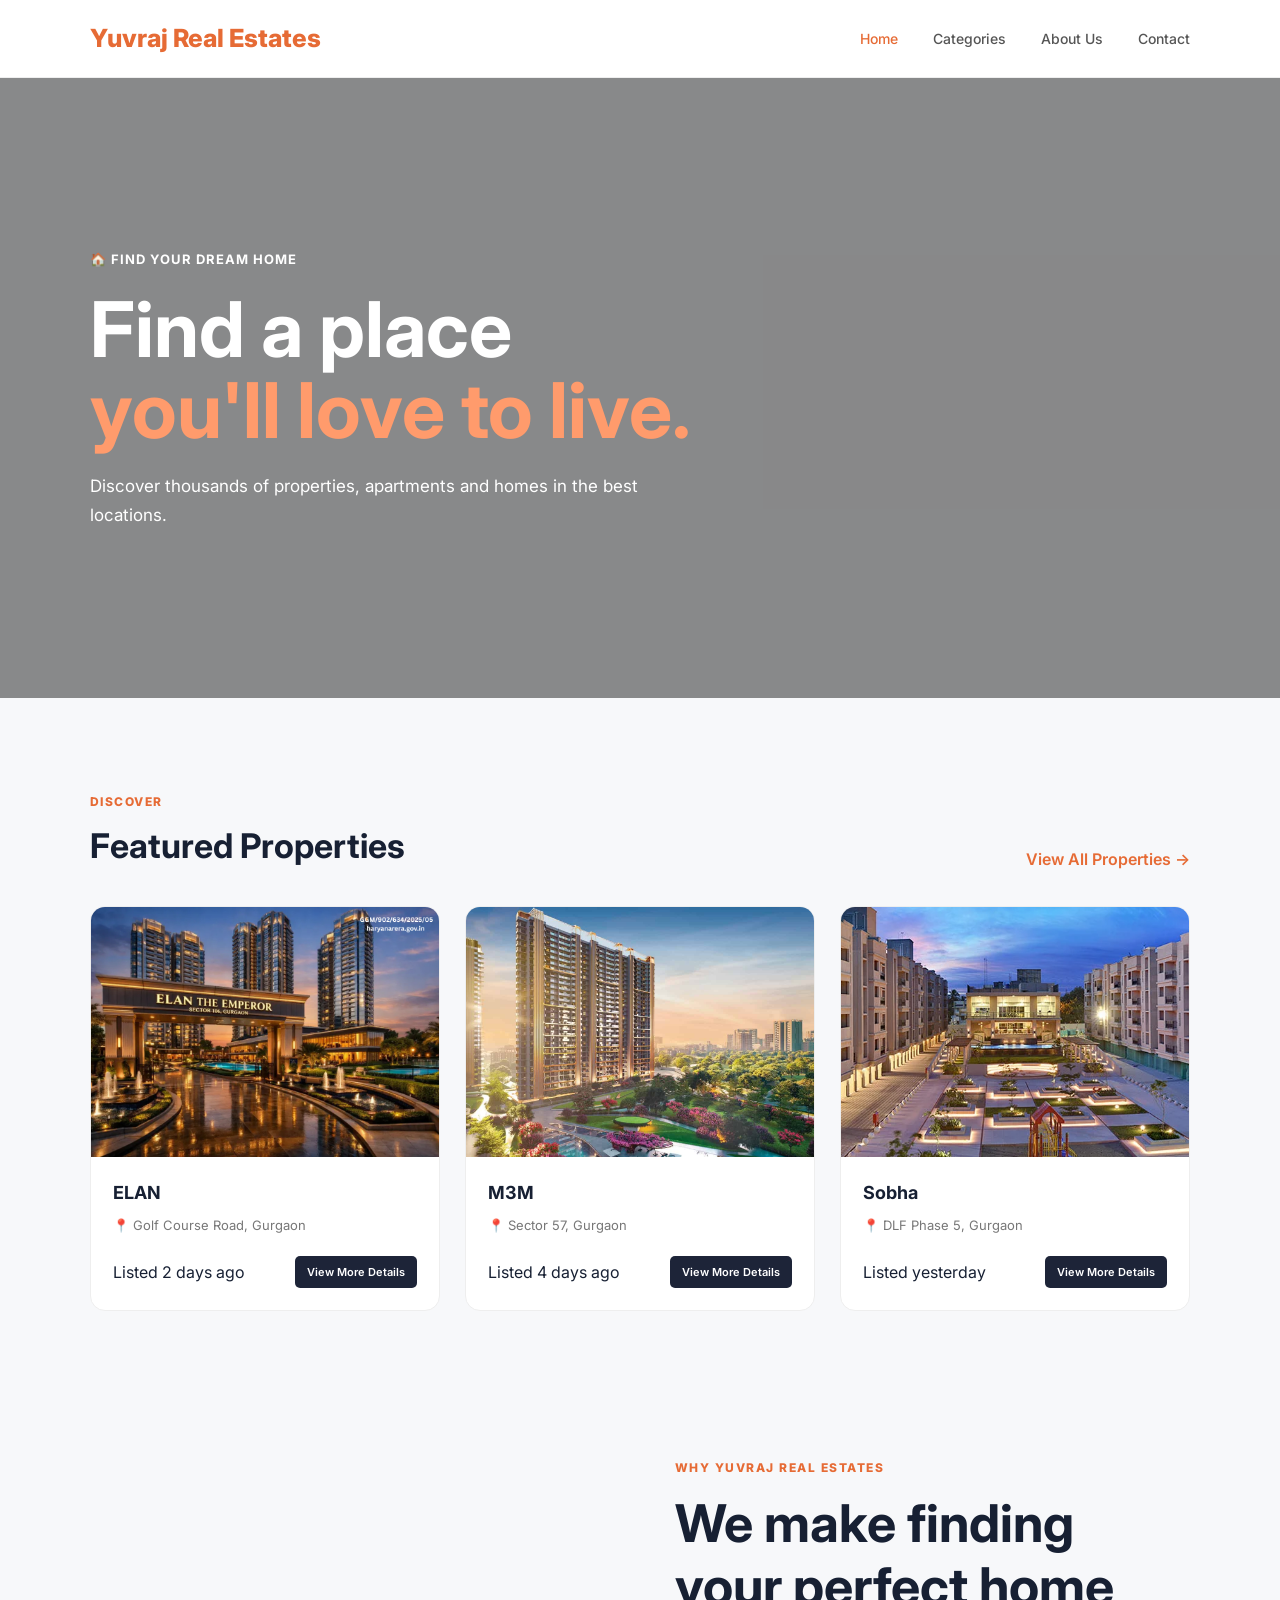
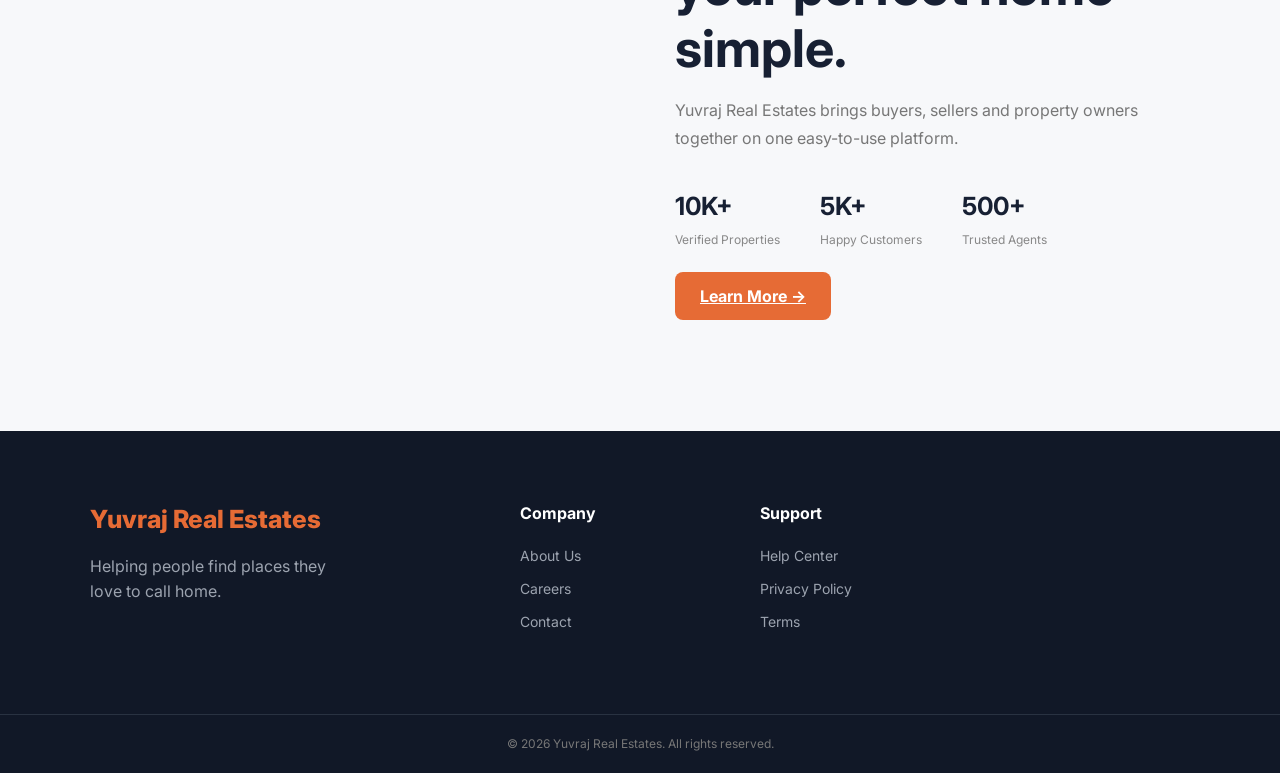
<file: index.html>
<!DOCTYPE html>
<html lang="en">

<head>
    <meta charset="UTF-8">
    <meta name="viewport" content="width=device-width, initial-scale=1.0">
    <title>Yuvraj Real Estates - Find Your Dream Home</title>
    <link rel="stylesheet" href="style.css">
    <!-- Google Font -->
    <link rel="preconnect" href="https://fonts.googleapis.com">
    <link rel="preconnect" href="https://fonts.gstatic.com" crossorigin>
    <link href="https://fonts.googleapis.com/css2?family=Inter:wght@400;500;600;700;800&display=swap" rel="stylesheet">
</head>

<body>
    <!-- ==================================== NAVBAR ============================================== -->
    <header class="navbar">
        <div class="logo"> <span>Yuvraj Real Estates</span> </div>
        <nav class="nav-links">

            <a href="index.html" class="active"> Home </a>
            <a href="categories.html"> Categories </a>
            <a href="about.html"> About Us </a>
            <a href="contact.html"> Contact </a>

        </nav>

    </header>



    <!-- =====================================================
     HERO SECTION
===================================================== -->

    <section class="hero">

        <div class="hero-overlay"></div>


        <div class="hero-content">

            <span class="hero-tag">
                🏠 FIND YOUR DREAM HOME
            </span>


            <h1>

                Find a place<br>

                <span>
                    you'll love to live.
                </span>

            </h1>


            <p>
                Discover thousands of properties, apartments and homes
                in the best locations.
            </p>
</div>
    </section>

    <!-- ================================== FEATURED PROPERTIES ====================================== -->

    <section class="properties" id="properties">
        <div class="section-heading">
            <div>
                <span class="small-title"> DISCOVER </span>
                <h2> Featured Properties  </h2>
            </div>
            <a href="categories.html"> View All Properties → </a>
        </div>

<!-- =================================== PROPERTY GRID========================================== -->
        <div class="property-grid">
<!-- =================================== PROPERTY CARD 1 ========================================== -->
        <!-- PROPERTY CARD 1 -->
<div class="property-card">
    <div class="property-image image-one"></div>

    <div class="property-info">
        <h3>ELAN</h3>
        <p class="location">📍 Golf Course Road, Gurgaon</p>

        <div class="card-footer">
            <span>Listed 2 days ago</span>
            <a href="elan.html" class="view-details">
                View More Details
            </a>
        </div>
    </div>
</div>


<!-- PROPERTY CARD 2 -->
<div class="property-card">
    <div class="property-image image-two"></div>

    <div class="property-info">
        <h3>M3M</h3>
        <p class="location">📍 Sector 57, Gurgaon</p>

        <div class="card-footer">
            <span>Listed 4 days ago</span>
            <a href="m3m.html" class="view-details">
                View More Details
            </a>
        </div>
    </div>
</div>


<!-- PROPERTY CARD 3 -->
<div class="property-card">
    <div class="property-image image-three"></div>

    <div class="property-info">
        <h3>Sobha</h3>
        <p class="location">📍 DLF Phase 5, Gurgaon</p>

        <div class="card-footer">
            <span>Listed yesterday</span>
            <a href="shobha.html" class="view-details">
                View More Details
            </a>
        </div>
    </div>
</div>
    </section>

    <!-- =====================================================
     ABOUT SECTION
===================================================== -->

    <section class="about" id="about">


        <div class="about-image"></div>



        <div class="about-content">


            <span class="small-title">
                WHY YUVRAJ REAL ESTATES
            </span>


            <h2>
                We make finding your
                perfect home simple.
            </h2>


            <p>
                Yuvraj Real Estates brings buyers, sellers and property
                owners together on one easy-to-use platform.
            </p>



            <div class="about-points">


                <div>

                    <strong>
                        10K+
                    </strong>

                    <span>
                        Verified Properties
                    </span>

                </div>



                <div>

                    <strong>
                        5K+
                    </strong>

                    <span>
                        Happy Customers
                    </span>

                </div>



                <div>

                    <strong>
                        500+
                    </strong>

                    <span>
                        Trusted Agents
                    </span>

                </div>


            </div>



            <a href="about.html" class="primary-btn">
                Learn More →
            </a>


        </div>


    </section>




    <!-- =====================================================
     FOOTER
===================================================== -->

    <footer>


        <div class="footer-main">


            <!-- BRAND -->

            <div class="footer-brand">


                <div class="logo">

                    <span>
                        Yuvraj Real Estates
                    </span>

                </div>


                <p>

                    Helping people find places they love
                    to call home.

                </p>


            </div>



            <!-- COMPANY -->

            <div>

                <h4>
                    Company
                </h4>

                <a href="about.html">
                    About Us
                </a>

                <a href="#">
                    Careers
                </a>

                <a href="contact.html">
                    Contact
                </a>

            </div>

            <!-- SUPPORT -->

            <div>

                <h4>
                    Support
                </h4>

                <a href="#">
                    Help Center
                </a>

                <a href="#">
                    Privacy Policy
                </a>

                <a href="#">
                    Terms
                </a>

            </div>


        </div>



        <!-- COPYRIGHT -->

        <div class="footer-bottom">

            © 2026 Yuvraj Real Estates.
            All rights reserved.

        </div>


    </footer>


</body>

</html>
</file>
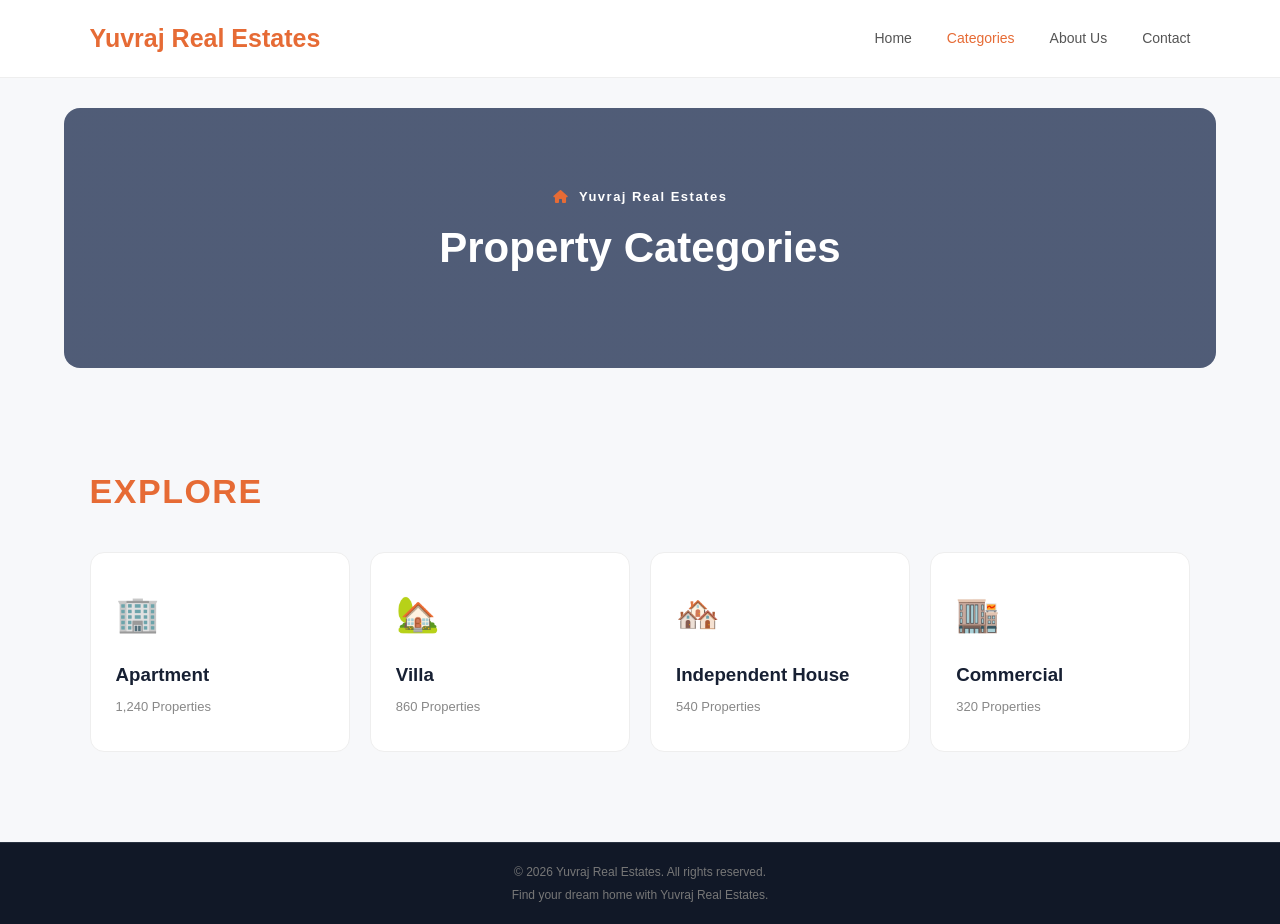
<file: categories.html>
<!DOCTYPE html>
<html lang="en">

<head>
    <meta charset="UTF-8">
    <meta name="viewport" content="width=device-width, initial-scale=1.0">
    <title>Categories - Yuvraj Real Estates</title>
    <link rel="stylesheet" href="style.css">
    <link href="https://fonts.googleapis.com/css2?family=Poppins:wght@400;500;600;700&display=swap" rel="stylesheet">
    <link rel="stylesheet" href="https://cdnjs.cloudflare.com/ajax/libs/font-awesome/6.5.2/css/all.min.css">
</head>

<body>
    <header class="navbar">
           <div class="logo"> <span>Yuvraj Real Estates</span> </div>


        <nav class="nav-links">
            <a href="index.html">Home</a>
            <a href="categories.html" class="active">Categories</a>
            <a href="about.html">About Us</a>
            <a href="contact.html">Contact</a>
        </nav>

    </header>
        <section class="page-hero">
        <div>
            <p> <i class="fa-solid fa-house"></i> Yuvraj Real Estates </p>
            <h1> Property Categories</h1>
        </div>
    </section>
<!-- =====================================================
     PROPERTY CATEGORIES
===================================================== -->

<section class="categories" id="categories">
    <div class="section-heading">
        <div>
            <span class="small-title">
                <h2>EXPLORE</h2>
            </span>
        </div>
    </div>



    <div class="category-grid">


        <!-- APARTMENT -->

        <div class="category-card">

            <div class="category-icon">
                🏢
            </div>

            <h3>
                Apartment
            </h3>

            <p>
                1,240 Properties
            </p>

        </div>



        <!-- VILLA -->

        <div class="category-card">

            <div class="category-icon">
                🏡
            </div>

            <h3>
                Villa
            </h3>

            <p>
                860 Properties
            </p>

        </div>



        <!-- INDEPENDENT HOUSE -->

        <div class="category-card">

            <div class="category-icon">
                🏘️
            </div>

            <h3>
                Independent House
            </h3>

            <p>
                540 Properties
            </p>

        </div>



        <!-- COMMERCIAL -->

        <div class="category-card">

            <div class="category-icon">
                🏬
            </div>

            <h3>
                Commercial
            </h3>

            <p>
                320 Properties
            </p>

        </div>


    </div>

</section>

    <footer>
        <div class="footer-bottom">
            © 2026 Yuvraj Real Estates. All rights reserved.
            <p> Find your dream home with Yuvraj Real Estates. </p>
        </div>

    </footer>
</body>

</html>
</file>
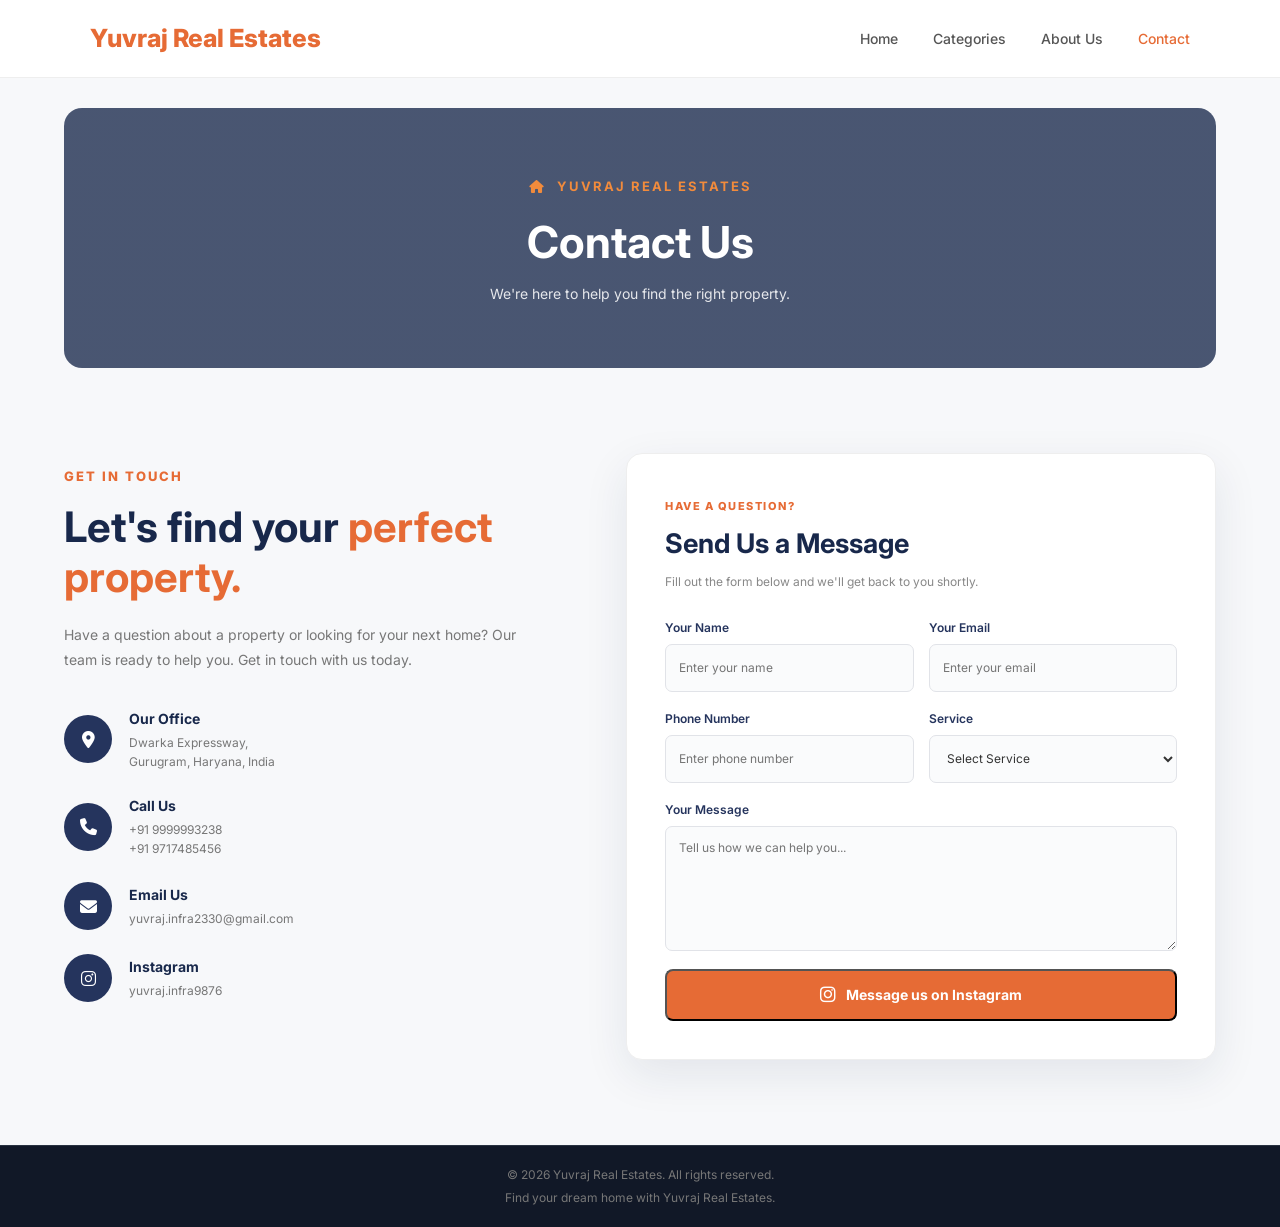
<file: contact.html>
<!DOCTYPE html>
<html lang="en">

<head>
    <meta charset="UTF-8">
    <meta name="viewport" content="width=device-width, initial-scale=1.0">

    <title>Contact Us - Yuvraj Real Estates</title>

    <link rel="stylesheet" href="style.css">

    <link href="https://fonts.googleapis.com/css2?family=Inter:wght@400;500;600;700;800&display=swap" rel="stylesheet">

    <link rel="stylesheet" href="https://cdnjs.cloudflare.com/ajax/libs/font-awesome/6.5.2/css/all.min.css">
</head>

<body>

    <!-- ================= NAVBAR ================= -->

    <header class="navbar">

        <div class="logo">
            <span>Yuvraj Real Estates</span>
        </div>

        <nav class="nav-links">
            <a href="index.html">Home</a>
            <a href="categories.html">Categories</a>
            <a href="about.html">About Us</a>
            <a href="contact.html" class="active">Contact</a>
        </nav>

    </header>


    <!-- ================= HERO ================= -->

    <section class="contact-hero">

        <div class="contact-hero-content">

            <span>
                <i class="fa-solid fa-house"></i>
                YUVRAJ REAL ESTATES
            </span>

            <h1>Contact Us</h1>

            <p>
                We're here to help you find the right property.
            </p>

        </div>

    </section>


    <!-- ================= CONTACT SECTION ================= -->

    <section class="new-contact-section">

        <!-- LEFT -->

        <div class="new-contact-info">

            <span class="contact-label">
                GET IN TOUCH
            </span>

            <h2>
                Let's find your
                <span>perfect property.</span>
            </h2>

            <p class="contact-intro">
                Have a question about a property or looking for
                your next home? Our team is ready to help you.
                Get in touch with us today.
            </p>


            <!-- OFFICE -->

            <div class="new-contact-item">

                <div class="new-contact-icon">
                    <i class="fa-solid fa-location-dot"></i>
                </div>

                <div>
                    <h4>Our Office</h4>
                    <p>
                        Dwarka Expressway,<br>
                        Gurugram, Haryana, India
                    </p>
                </div>

            </div>


            <!-- PHONE -->

            <div class="new-contact-item">

                <div class="new-contact-icon">
                    <i class="fa-solid fa-phone"></i>
                </div>

                <div>
                    <h4>Call Us</h4>
                    <p>
                        +91 9999993238<br>
                        +91 9717485456
                    </p>
                </div>

            </div>


            <!-- EMAIL -->

            <div class="new-contact-item">

                <div class="new-contact-icon">
                    <i class="fa-solid fa-envelope"></i>
                </div>

                <div>
                    <h4>Email Us</h4>
                    <p>
                        yuvraj.infra2330@gmail.com
                    </p>
                </div>

            </div>


            <!-- INSTAGRAM -->

            <div class="new-contact-item">

                <div class="new-contact-icon">
                    <i class="fa-brands fa-instagram"></i>
                </div>

                <div>
                    <h4>Instagram</h4>
                    <p>
                        yuvraj.infra9876
                    </p>
                </div>

            </div>

        </div>


        <!-- RIGHT FORM -->

        <div class="new-contact-form">

            <div class="form-heading">

                <span>
                    HAVE A QUESTION?
                </span>

                <h3>
                    Send Us a Message
                </h3>

                <p>
                    Fill out the form below and we'll get back
                    to you shortly.
                </p>

            </div>


<form id="contactForm">

    <div class="form-row">

        <div class="form-group">
            <label>Your Name</label>
            <input type="text" id="name" placeholder="Enter your name" required>
        </div>

        <div class="form-group">
            <label>Your Email</label>
            <input type="email" id="email" placeholder="Enter your email" required>
        </div>

    </div>


    <div class="form-row">

        <div class="form-group">
            <label>Phone Number</label>
            <input type="tel" id="phone" placeholder="Enter phone number">
        </div>

        <div class="form-group">

            <label>Service</label>

            <select id="service" required>

                <option value="">Select Service</option>

                <option value="Buy Property">
                    Buy Property
                </option>

                <option value="Sell Property">
                    Sell Property
                </option>

                <option value="Rent Property">
                    Rent Property
                </option>

                <option value="Property Consultation">
                    Property Consultation
                </option>

            </select>

        </div>

    </div>


    <div class="form-group">

        <label>Your Message</label>

        <textarea
            id="message"
            placeholder="Tell us how we can help you..."
            rows="6"
            required
        ></textarea>

    </div>


    <button type="submit" class="instagram-btn">

        <i class="fa-brands fa-instagram"></i>

        Message us on Instagram

    </button>

</form>


<script>

document.getElementById("contactForm").addEventListener("submit", function(event) {

    event.preventDefault();

    // Get form values
    const name = document.getElementById("name").value.trim();
    const email = document.getElementById("email").value.trim();
    const phone = document.getElementById("phone").value.trim();
    const service = document.getElementById("service").value;
    const message = document.getElementById("message").value.trim();


    // Create Instagram DM message
    const dmMessage =
`Hello Yuvraj Real Estates,

I would like to enquire about a property.

Name: ${name}
Email: ${email}
Phone: ${phone}
Service: ${service}

Message:
${message}

Thank you.`;


    // Encode message for URL
    const encodedMessage = encodeURIComponent(dmMessage);


    // Open Instagram DM
    const instagramURL =
        `https://ig.me/m/yuvraj.infra9876?text=${encodedMessage}`;


    window.open(instagramURL, "_blank");

});

</script>

        </div>

    </section>


    <!-- ================= FOOTER ================= -->

    <footer>

        <div class="footer-bottom">

            © 2026 Yuvraj Real Estates.
            All rights reserved.

            <p>
                Find your dream home with Yuvraj Real Estates.
            </p>

        </div>

    </footer>

</body>

</html>
</file>
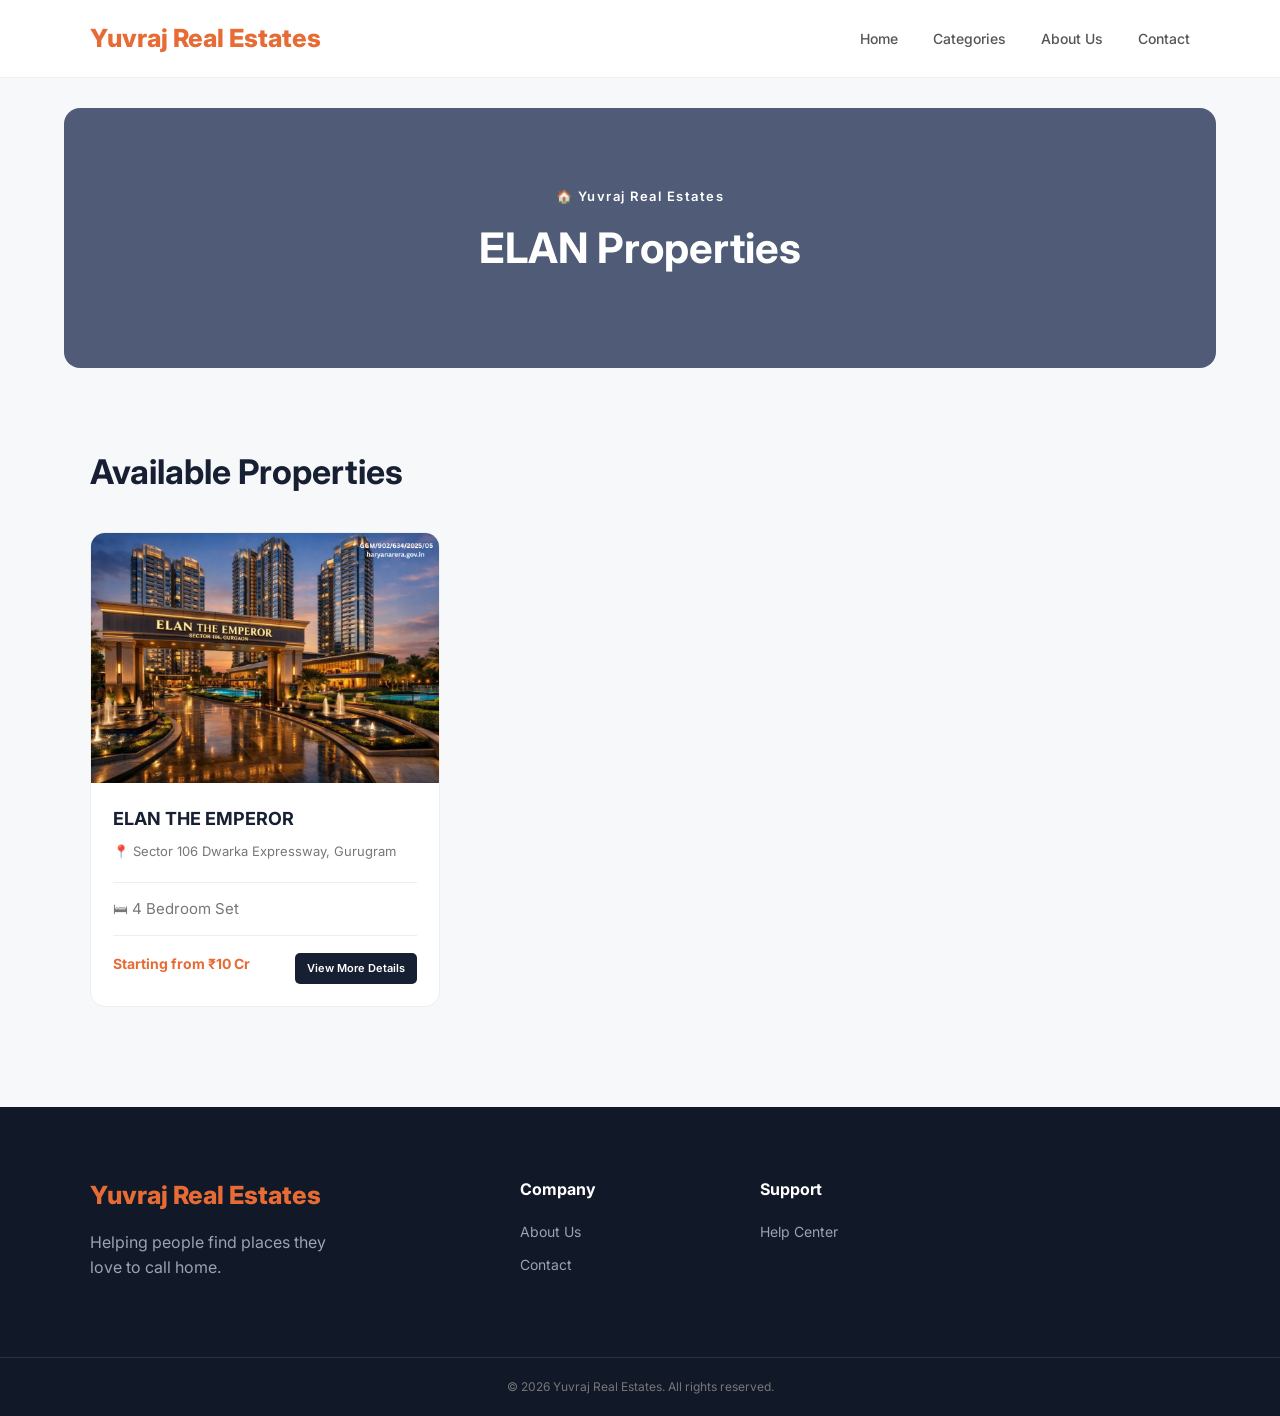
<file: elan.html>
<!DOCTYPE html>
<html lang="en">

<head>
    <meta charset="UTF-8">
    <meta name="viewport" content="width=device-width, initial-scale=1.0">
    <title>ELAN Properties - Yuvraj Real Estates</title>
    <link rel="stylesheet" href="style.css">
    <link href="https://fonts.googleapis.com/css2?family=Inter:wght@400;500;600;700;800&display=swap" rel="stylesheet">
</head>

<body>

    <header class="navbar">
        <div class="logo">
            <span>Yuvraj Real Estates</span>
        </div>

        <nav class="nav-links">
            <a href="index.html">Home</a>
            <a href="categories.html">Categories</a>
            <a href="about.html">About Us</a>
            <a href="contact.html">Contact</a>
        </nav>
    </header>

    <section class="page-hero">
        <div>
            <p>🏠 Yuvraj Real Estates</p>
            <h1>ELAN Properties</h1>
        </div>
    </section>

    <section class="elan-properties">
        <div class="section-heading">
            <div>
                <h2>Available Properties</h2>
            </div>
        </div>

        <div class="property-grid">

            <div class="property-card">
                <div class="property-image elan-one"></div>
                <div class="property-info">
                    <h3>ELAN THE EMPEROR</h3>
                    <p class="location">📍 Sector 106 Dwarka Expressway, Gurugram</p>
                    <div class="property-details">
                        <span>🛏 4 Bedroom Set</span>
                    </div>
                    <div class="card-footer">
                        <span class="property-price">Starting from ₹10 Cr</span>
                        <a href="images/elan1.jpeg" target="_blank" class="pdf-btn">
                            View More Details
                        </a>
                </div>
                </div>
            </div>
        </div>
    </section>

    <footer>
        <div class="footer-main">
            <div class="footer-brand">
                <div class="logo">
                    <span>Yuvraj Real Estates</span>
                </div>
                <p>Helping people find places they love to call home.</p>
            </div>

            <div>
                <h4>Company</h4>
                <a href="about.html">About Us</a>
                <a href="contact.html">Contact</a>
            </div>

            <div>
                <h4>Support</h4>
                <a href="contact.html">Help Center</a>
            </div>
        </div>

        <div class="footer-bottom">
            © 2026 Yuvraj Real Estates. All rights reserved.
        </div>
    </footer>

</body>

</html>
</file>
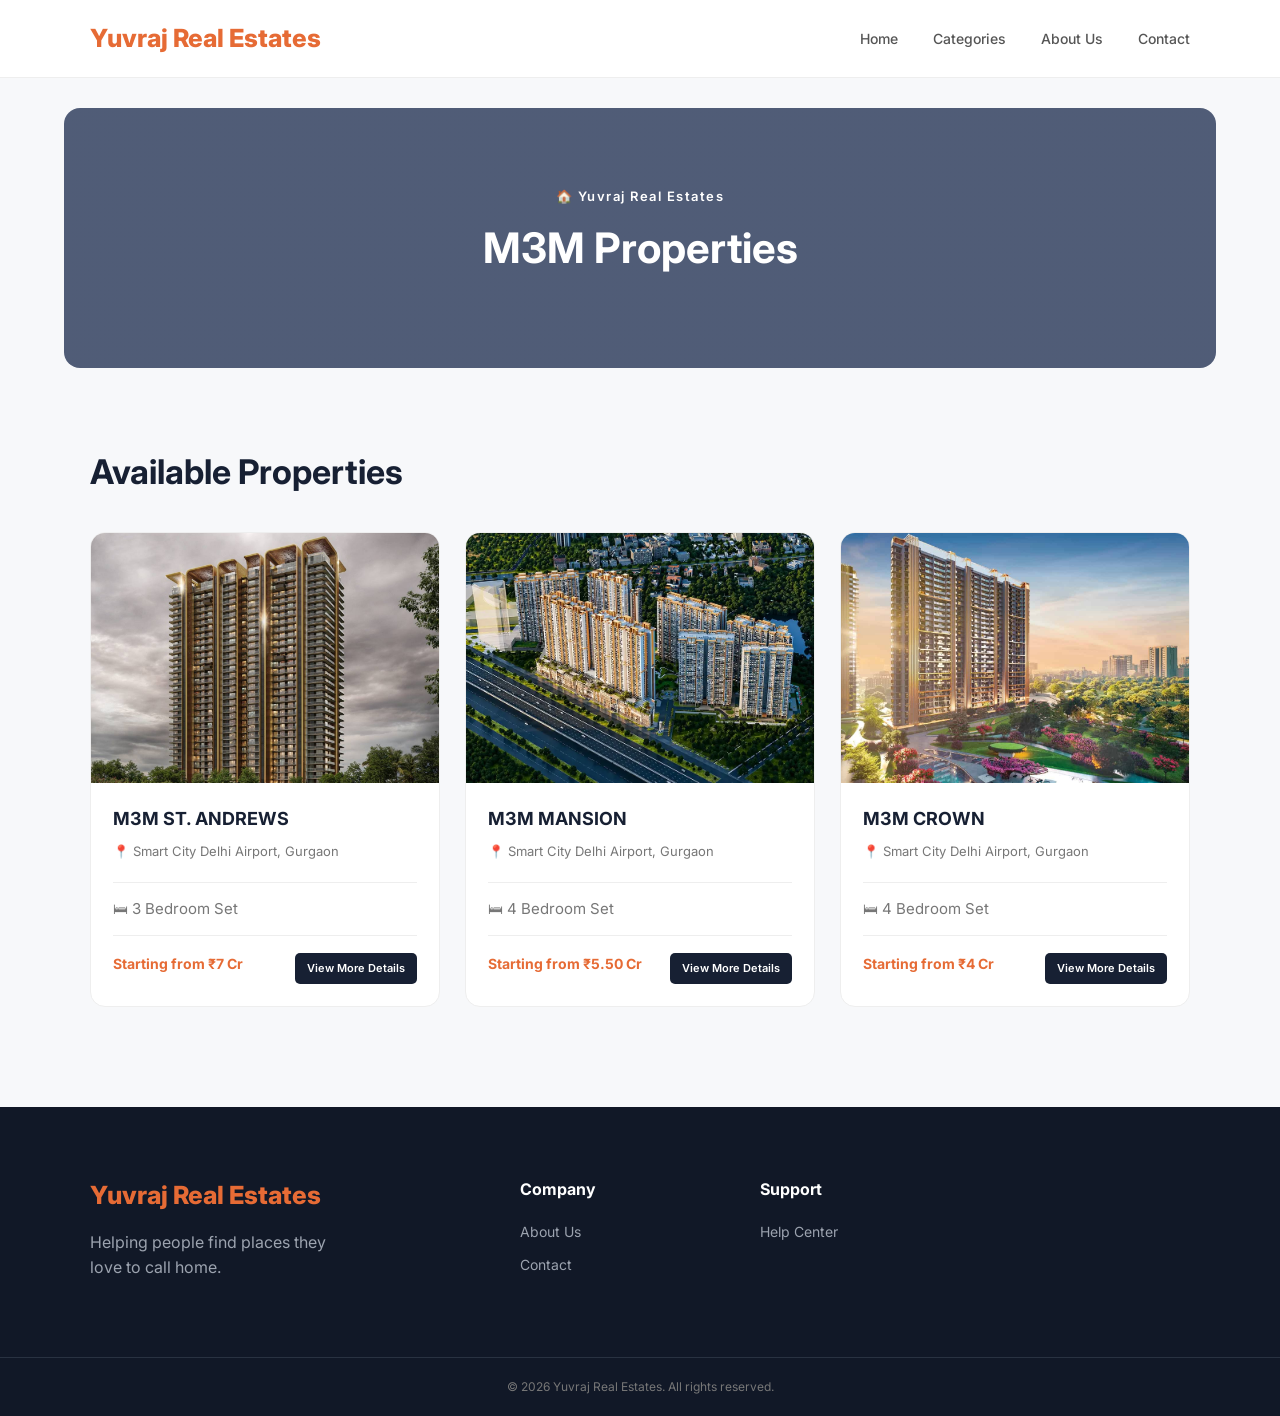
<file: m3m.html>
<!DOCTYPE html>
<html lang="en">

<head>
    <meta charset="UTF-8">
    <meta name="viewport" content="width=device-width, initial-scale=1.0">
    <title>M3M Properties - Yuvraj Real Estates</title>
    <link rel="stylesheet" href="style.css">
    <link href="https://fonts.googleapis.com/css2?family=Inter:wght@400;500;600;700;800&display=swap" rel="stylesheet">
</head>

<body>

    <header class="navbar">
        <div class="logo">
            <span>Yuvraj Real Estates</span>
        </div>

        <nav class="nav-links">
            <a href="index.html">Home</a>
            <a href="categories.html">Categories</a>
            <a href="about.html">About Us</a>
            <a href="contact.html">Contact</a>
        </nav>
    </header>

    <section class="page-hero">
        <div>
            <p>🏠 Yuvraj Real Estates</p>
            <h1>M3M Properties</h1>
        </div>
    </section>

    <section class="m3m-properties">
        <div class="section-heading">
            <div>
                <h2>Available Properties</h2>
            </div>
        </div>

        <div class="property-grid">

            <div class="property-card">
                <div class="property-image m3m-one"></div>
                <div class="property-info">
                    <h3>M3M ST. ANDREWS</h3>
                    <p class="location">📍 Smart City Delhi Airport, Gurgaon</p>
                    <div class="property-details">
                        <span>🛏 3 Bedroom Set</span>
                    </div>
                    <div class="card-footer">
                        <span class="property-price">Starting from ₹7 Cr</span>
                        <a href="pdf/m3m_andrews.pdf" target="_blank" class="pdf-btn">
                            View More Details
                        </a>
                    </div>
                </div>
            </div>

            <div class="property-card">
                <div class="property-image m3m-two"></div>
                <div class="property-info">
                    <h3>M3M MANSION</h3>
                    <p class="location">📍 Smart City Delhi Airport, Gurgaon</p>
                    <div class="property-details">
                        <span>🛏 4 Bedroom Set</span>
                    </div>
                    <div class="card-footer">
                        <span class="property-price">Starting from ₹5.50 Cr</span>
                        <a href="pdf/m3m_mansion.pdf" target="_blank" class="pdf-btn">
                            View More Details
                        </a>
                </div>
            </div>
</div>
            <div class="property-card">
                <div class="property-image m3m-three"></div>
                <div class="property-info">
                    <h3>M3M CROWN</h3>
                    <p class="location">📍 Smart City Delhi Airport, Gurgaon</p>
                    <div class="property-details">
                        <span>🛏 4 Bedroom Set</span>
                    </div>
                    <div class="card-footer">
                     <span class="property-price">Starting from ₹4 Cr</span>
                        <a href="pdf/m3m_crown.pdf" target="_blank" class="pdf-btn">
                            View More Details
                        </a>
                    </div>
                </div>
            </div>

        </div>
    </section>

    <footer>
        <div class="footer-main">
            <div class="footer-brand">
                <div class="logo">
                    <span>Yuvraj Real Estates</span>
                </div>
                <p>Helping people find places they love to call home.</p>
            </div>

            <div>
                <h4>Company</h4>
                <a href="about.html">About Us</a>
                <a href="contact.html">Contact</a>
            </div>

            <div>
                <h4>Support</h4>
                <a href="contact.html">Help Center</a>
            </div>
        </div>

        <div class="footer-bottom">
            © 2026 Yuvraj Real Estates. All rights reserved.
        </div>
    </footer>

</body>

</html>
</file>
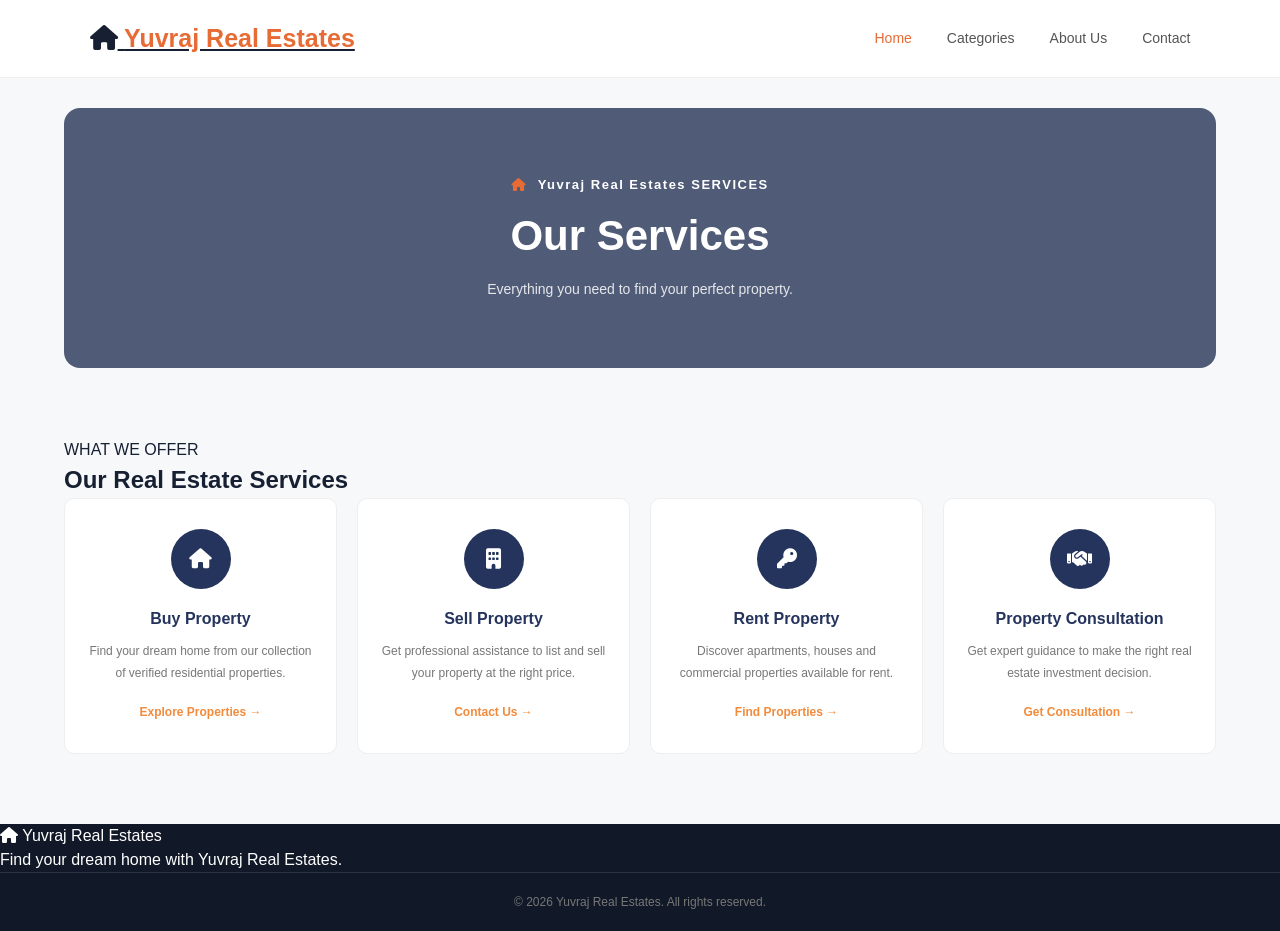
<file: services.html>
<!DOCTYPE html>
<html lang="en">

<head>
    <meta charset="UTF-8">
    <meta name="viewport" content="width=device-width, initial-scale=1.0">
    <title>Services - Yuvraj Real Estates</title>

    <link rel="stylesheet" href="style.css">

    <link href="https://fonts.googleapis.com/css2?family=Poppins:wght@400;500;600;700&display=swap" rel="stylesheet">

    <link rel="stylesheet" href="https://cdnjs.cloudflare.com/ajax/libs/font-awesome/6.5.2/css/all.min.css">
</head>

<body>

    <header class="navbar">

        <a href="index.html" class="logo">
            <i class="fa-solid fa-house"></i>
            <span>Yuvraj Real Estates</span>
        </a>

        <nav class="nav-links">
            <a href="index.html" class="active">Home</a>
            <a href="categories.html">Categories</a>
            <a href="about.html">About Us</a>
            <a href="contact.html">Contact</a>
        </nav>
    </header>


    <!-- PAGE HERO -->

    <section class="page-hero">

        <div>

            <p>
                <i class="fa-solid fa-house"></i>
                Yuvraj Real Estates SERVICES
            </p>

            <h1>Our Services</h1>

            <span>
                Everything you need to find your perfect property.
            </span>

        </div>

    </section>


    <!-- SERVICES -->

    <section class="service-section">

        <div class="section-title">

            <p>WHAT WE OFFER</p>

            <h2>Our Real Estate Services</h2>

        </div>


        <div class="service-container">

            <div class="service-card">

                <div class="service-icon">
                    <i class="fa-solid fa-house"></i>
                </div>

                <h3>Buy Property</h3>

                <p>
                    Find your dream home from our collection of verified
                    residential properties.
                </p>

                <a href="properties.html">
                    Explore Properties →
                </a>

            </div>


            <div class="service-card">

                <div class="service-icon">
                    <i class="fa-solid fa-building"></i>
                </div>

                <h3>Sell Property</h3>

                <p>
                    Get professional assistance to list and sell your
                    property at the right price.
                </p>

                <a href="contact.html">
                    Contact Us →
                </a>

            </div>


            <div class="service-card">

                <div class="service-icon">
                    <i class="fa-solid fa-key"></i>
                </div>

                <h3>Rent Property</h3>

                <p>
                    Discover apartments, houses and commercial properties
                    available for rent.
                </p>

                <a href="properties.html">
                    Find Properties →
                </a>

            </div>


            <div class="service-card">

                <div class="service-icon">
                    <i class="fa-solid fa-handshake"></i>
                </div>

                <h3>Property Consultation</h3>

                <p>
                    Get expert guidance to make the right real estate
                    investment decision.
                </p>

                <a href="contact.html">
                    Get Consultation →
                </a>

            </div>

        </div>

    </section>


    <footer>

        <div class="footer-logo">
            <i class="fa-solid fa-house"></i>
            Yuvraj Real Estates
        </div>

        <p>
            Find your dream home with Yuvraj Real Estates.
        </p>

        <div class="footer-bottom">
            © 2026 Yuvraj Real Estates. All rights reserved.
        </div>

    </footer>

</body>

</html>
</file>
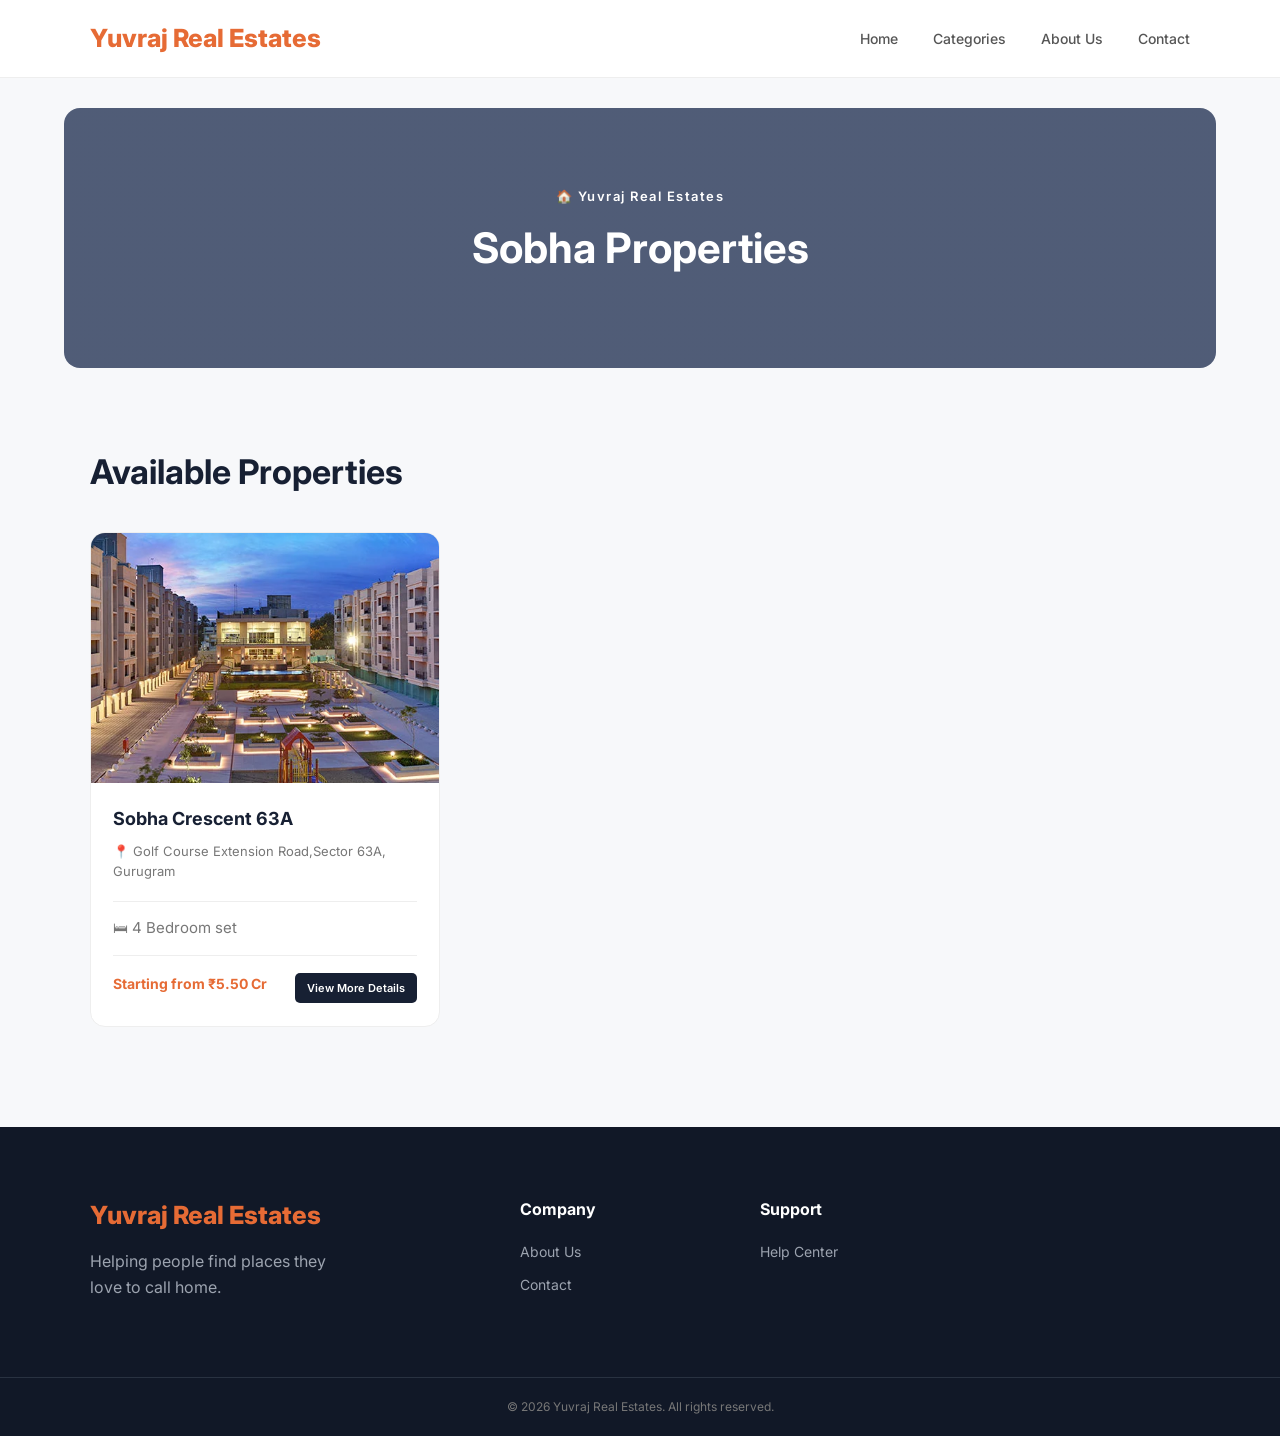
<file: shobha.html>
<!DOCTYPE html>
<html lang="en">

<head>
    <meta charset="UTF-8">
    <meta name="viewport" content="width=device-width, initial-scale=1.0">
    <title>Sobha Properties - Yuvraj Real Estates</title>
    <link rel="stylesheet" href="style.css">
    <link href="https://fonts.googleapis.com/css2?family=Inter:wght@400;500;600;700;800&display=swap" rel="stylesheet">
</head>

<body>

    <header class="navbar">
        <div class="logo">
            <span>Yuvraj Real Estates</span>
        </div>

        <nav class="nav-links">
            <a href="index.html">Home</a>
            <a href="categories.html">Categories</a>
            <a href="about.html">About Us</a>
            <a href="contact.html">Contact</a>
        </nav>
    </header>

    <section class="page-hero">
        <div>
            <p>🏠 Yuvraj Real Estates</p>
            <h1>Sobha Properties</h1>
        </div>
    </section>

    <section class="sobha-properties">
        <div class="section-heading">
            <div>
                <h2>Available Properties</h2>
            </div>
        </div>

        <div class="property-grid">

            <div class="property-card">
                <div class="property-image sobha-one"></div>
                <div class="property-info">
                    <h3>Sobha Crescent 63A</h3>
                    <p class="location">📍 Golf Course Extension Road,Sector 63A, Gurugram</p>
                    <div class="property-details">
                        <span>🛏 4 Bedroom set</span>
                    </div>
                    <div class="card-footer">
                        <span class="property-price">Starting from ₹5.50 Cr</span>
                        <a href="sobha-crescent-63a.html" class="pdf-btn">
                            View More Details
                        </a>
                    </div>

                </div>
            </div>
        </div>
    </section>

    <footer>
        <div class="footer-main">
            <div class="footer-brand">
                <div class="logo">
                    <span>Yuvraj Real Estates</span>
                </div>
                <p>Helping people find places they love to call home.</p>
            </div>

            <div>
                <h4>Company</h4>
                <a href="about.html">About Us</a>
                <a href="contact.html">Contact</a>
            </div>

            <div>
                <h4>Support</h4>
                <a href="contact.html">Help Center</a>
            </div>
        </div>

        <div class="footer-bottom">
            © 2026 Yuvraj Real Estates. All rights reserved.
        </div>
    </footer>

</body>

</html>
</file>
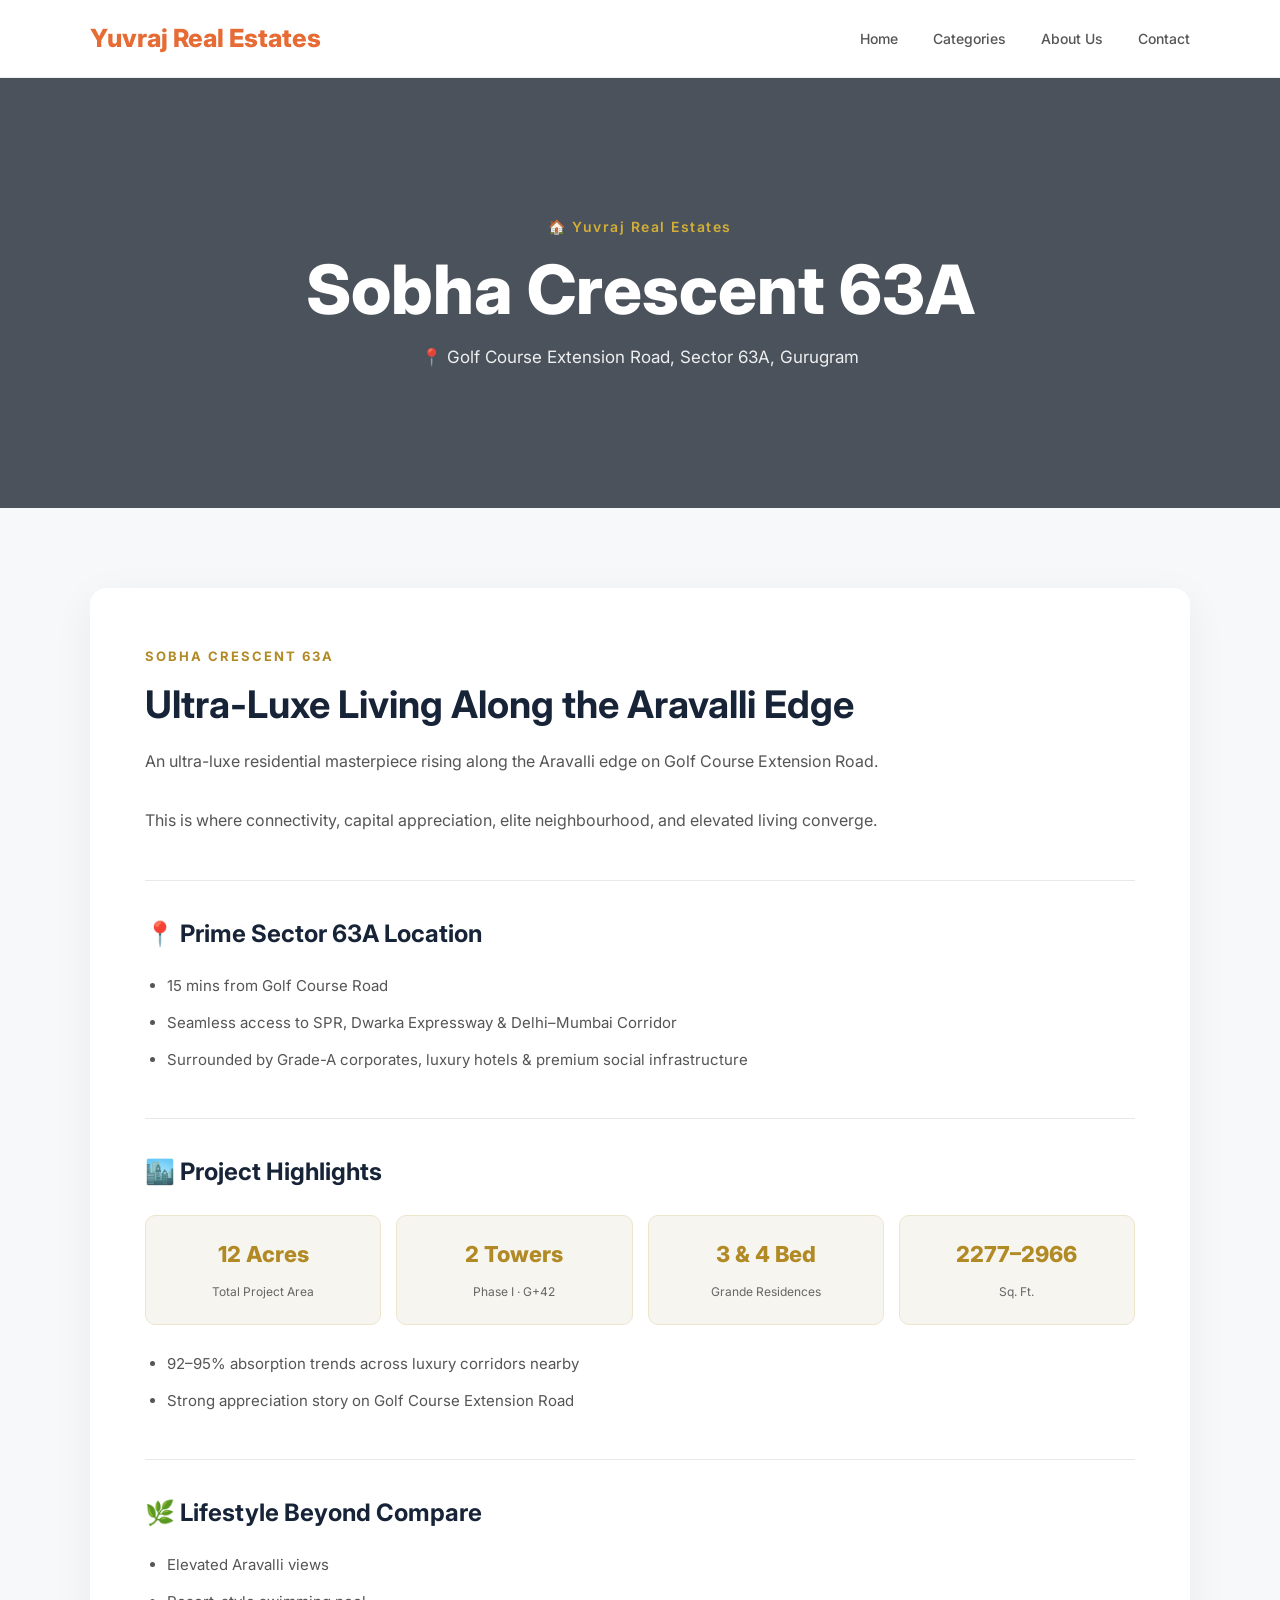
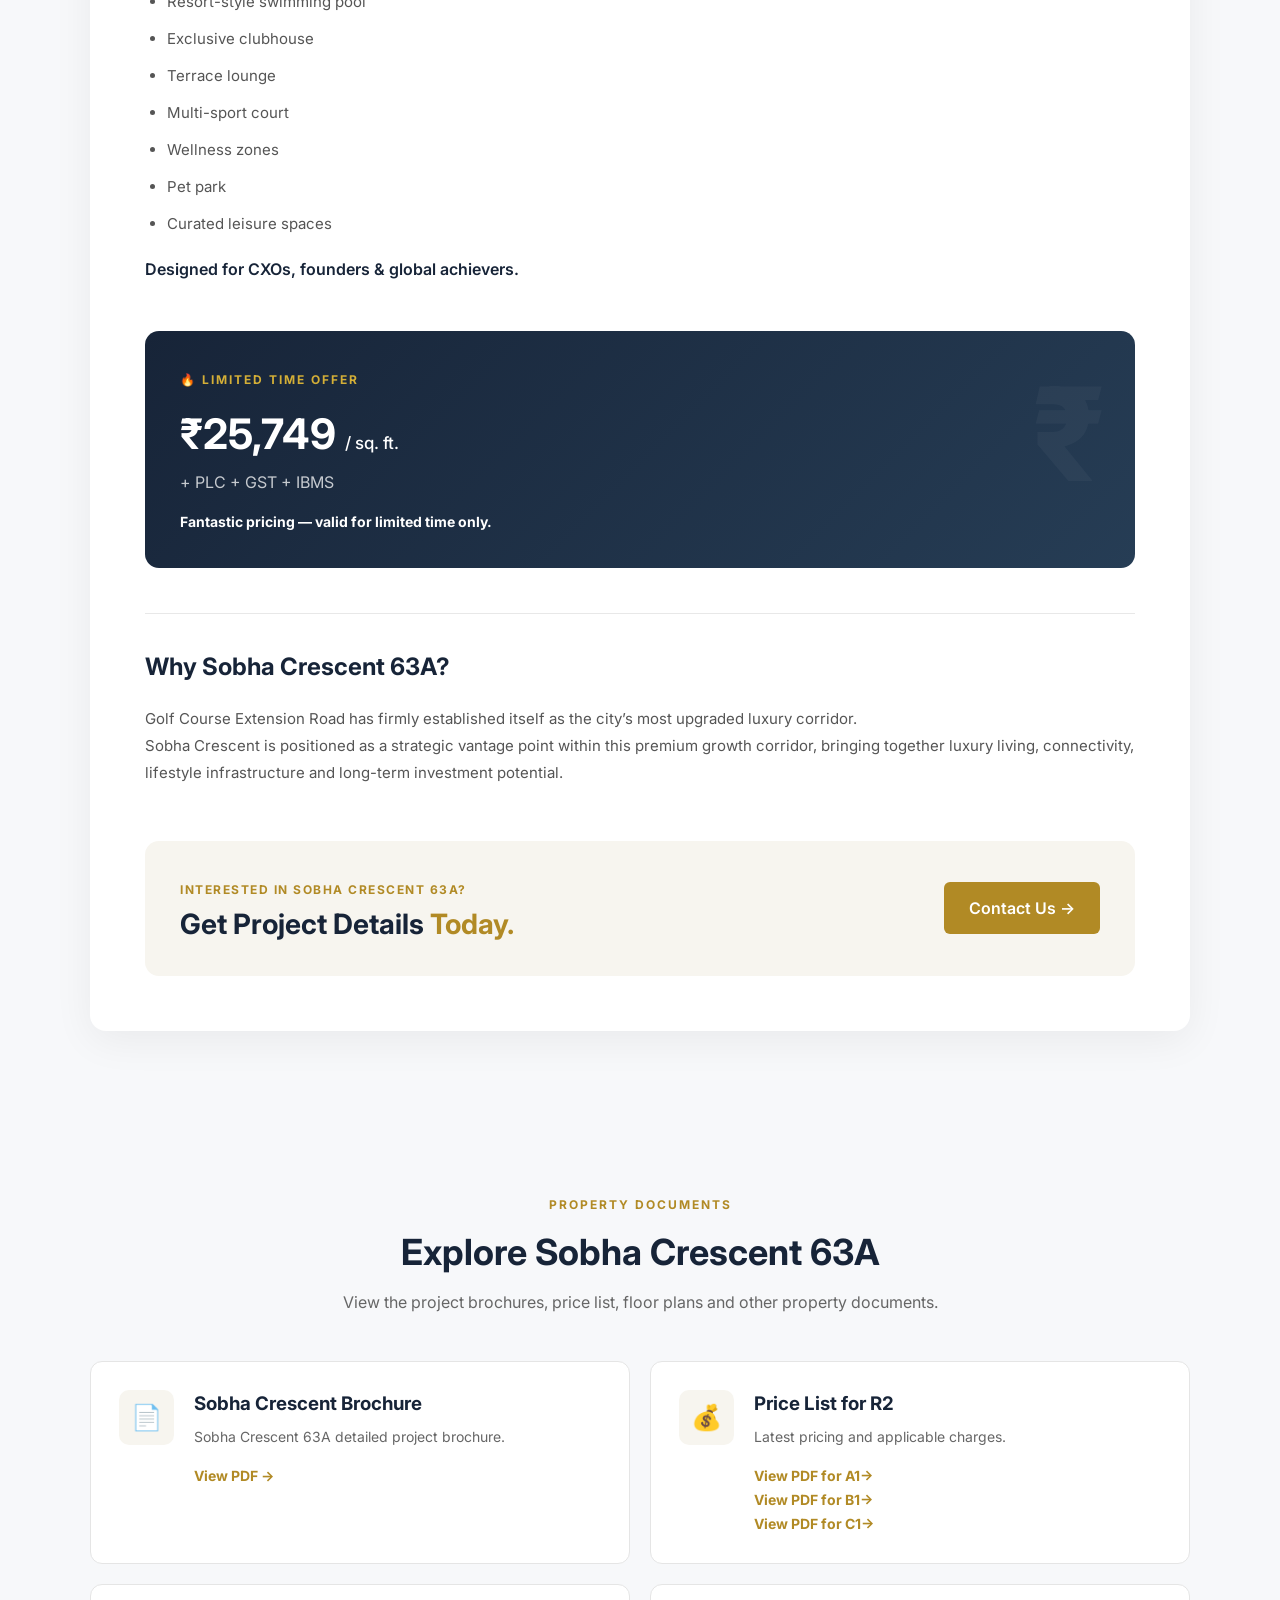
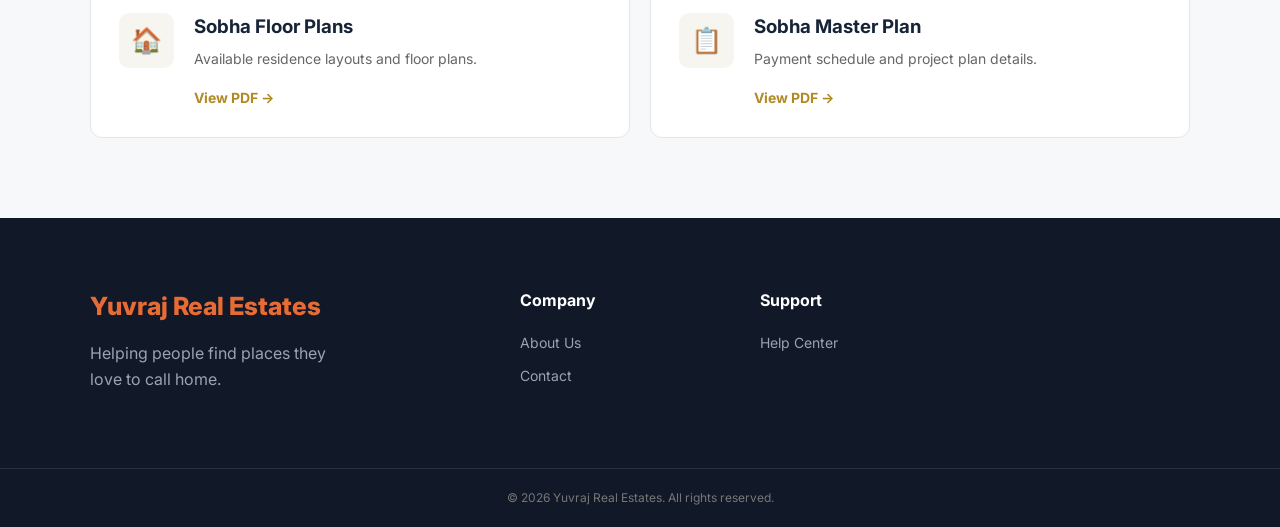
<file: sobha-crescent-63a.html>
<!DOCTYPE html> <html lang="en"> <head> <meta charset="UTF-8"> <meta name="viewport" content="width=device-width, initial-scale=1.0">
<title>Sobha Crescent 63A - Yuvraj Real Estates</title>

<link rel="stylesheet" href="style.css">

<link href="https://fonts.googleapis.com/css2?family=Inter:wght@400;500;600;700;800&display=swap"
    rel="stylesheet">

</head> <body>
<!-- NAVBAR -->
<header class="navbar">

    <div class="logo">
        <span>Yuvraj Real Estates</span>
    </div>

    <nav class="nav-links">
        <a href="index.html">Home</a>
        <a href="categories.html">Categories</a>
        <a href="about.html">About Us</a>
        <a href="contact.html">Contact</a>
    </nav>

</header>


<!-- HERO -->
<section class="property-detail-hero">

    <div class="property-detail-overlay">

        <p>🏠 Yuvraj Real Estates</p>

        <h1>Sobha Crescent 63A</h1>

        <span>
            📍 Golf Course Extension Road, Sector 63A, Gurugram
        </span>

    </div>

</section>


<!-- PROPERTY INTRO -->
<section class="property-detail">

    <div class="property-detail-container">

        <div class="property-main">

            <span class="detail-label">
                SOBHA CRESCENT 63A
            </span>

            <h2>
                Ultra-Luxe Living Along the Aravalli Edge
            </h2>

            <p class="property-description">
                An ultra-luxe residential masterpiece rising along
                the Aravalli edge on Golf Course Extension Road.
            </p>

            <p>
                This is where connectivity, capital appreciation,
                elite neighbourhood, and elevated living converge.
            </p>


            <!-- LOCATION -->
            <div class="detail-section">

                <h3>📍 Prime Sector 63A Location</h3>

                <ul>
                    <li>15 mins from Golf Course Road</li>
                    <li>Seamless access to SPR, Dwarka Expressway & Delhi–Mumbai Corridor</li>
                    <li>Surrounded by Grade-A corporates, luxury hotels & premium social infrastructure</li>
                </ul>

            </div>


            <!-- PROJECT DETAILS -->
            <div class="detail-section">

                <h3>🏙️ Project Highlights</h3>

                <div class="highlight-grid">

                    <div class="highlight-box">
                        <strong>12 Acres</strong>
                        <span>Total Project Area</span>
                    </div>

                    <div class="highlight-box">
                        <strong>2 Towers</strong>
                        <span>Phase I · G+42</span>
                    </div>

                    <div class="highlight-box">
                        <strong>3 & 4 Bed</strong>
                        <span>Grande Residences</span>
                    </div>

                    <div class="highlight-box">
                        <strong>2277–2966</strong>
                        <span>Sq. Ft.</span>
                    </div>

                </div>

                <ul class="project-list">
                    <li>92–95% absorption trends across luxury corridors nearby</li>
                    <li>Strong appreciation story on Golf Course Extension Road</li>
                </ul>

            </div>


            <!-- LIFESTYLE -->
            <div class="detail-section">

                <h3>🌿 Lifestyle Beyond Compare</h3>

                <ul>
                    <li>Elevated Aravalli views</li>
                    <li>Resort-style swimming pool</li>
                    <li>Exclusive clubhouse</li>
                    <li>Terrace lounge</li>
                    <li>Multi-sport court</li>
                    <li>Wellness zones</li>
                    <li>Pet park</li>
                    <li>Curated leisure spaces</li>
                </ul>

                <p class="lifestyle-text">
                    Designed for CXOs, founders & global achievers.
                </p>

            </div>


            <!-- PRICING -->
            <div class="pricing-box">

                <span>🔥 LIMITED TIME OFFER</span>

                <h3>
                    ₹25,749 <small>/ sq. ft.</small>
                </h3>

                <p>
                    + PLC + GST + IBMS
                </p>

                <strong>
                    Fantastic pricing — valid for limited time only.
                </strong>

            </div>


            <!-- INVESTMENT -->
            <div class="detail-section investment-section">

                <h3>Why Sobha Crescent 63A?</h3>

                <p>
                    Golf Course Extension Road has firmly established
                    itself as the city’s most upgraded luxury corridor.
                </p>

                <p>
                    Sobha Crescent is positioned as a strategic
                    vantage point within this premium growth corridor,
                    bringing together luxury living, connectivity,
                    lifestyle infrastructure and long-term investment
                    potential.
                </p>

            </div>


            <!-- CTA -->
            <div class="property-cta">

                <div>
                    <span>INTERESTED IN SOBHA CRESCENT 63A?</span>

                    <h2>
                        Get Project Details
                        <strong>Today.</strong>
                    </h2>
                </div>

                <a href="contact.html">
                    Contact Us →
                </a>

            </div>

        </div>

    </div>

</section>
<!-- PROPERTY DOCUMENTS PDF SECTION-->


<section class="property-documents">

    <div class="documents-heading">
        <span>PROPERTY DOCUMENTS</span>
        <h2>Explore Sobha Crescent 63A</h2>
        <p> View the project brochures, price list, floor plans  and other property documents.
        </p>
    </div>
    <div class="documents-grid">
        <div class="document-card">
            <div class="document-icon">
                📄
            </div>
            <div>
                <h3>Sobha Crescent Brochure</h3>
                <p>Sobha Crescent 63A detailed project brochure.</p>
                <a href="pdf/Sobha_Crescent_Brochure 2.pdf"  target="_blank" class="document-btn">
                    View PDF → </a>
            </div>
        </div>

        <div class="document-card">
            <div class="document-icon">  💰 </div>
            <div>
                <h3>Price List for R2</h3>
                <p>Latest pricing and applicable charges.</p>
                <a href="pdf/Tower 3 Type A1_Pricing_ R2.pdf" target="_blank" class="document-btn">
                    View PDF for A1→ </a><br>
                     <a href="pdf/Tower 3 Type B1_Pricing_ R2.pdf" target="_blank" class="document-btn">
                    View PDF for B1→ </a><br>
                     <a href="pdf/Tower 3 Type C1_Pricing_ R2.pdf" target="_blank" class="document-btn">
                    View PDF for C1→ </a>
            </div>
        </div>

        <div class="document-card">
            <div class="document-icon"> 🏠 </div>
            <div>
                <h3>Sobha Floor Plans</h3>
                <p>Available residence layouts and floor plans.</p>
                <a href="pdf/SObha_Crescent_Floorplans 2.pdf" target="_blank" class="document-btn">
                    View PDF → </a>
            </div>
        </div>

        <div class="document-card">
            <div class="document-icon"> 📋 </div>
            <div>
                <h3>Sobha Master Plan</h3>
                <p>Payment schedule and project plan details.</p>
                <a href="pdf/Sobha_Crescent_Masterplan 2.pdf" target="_blank" class="document-btn"> View PDF →
                </a>
            </div>
        </div>

    </div>

</section>


<!-- FOOTER -->
<footer>

    <div class="footer-main">

        <div class="footer-brand">

            <div class="logo">
                <span>Yuvraj Real Estates</span>
            </div>

            <p>
                Helping people find places they love to call home.
            </p>

        </div>

        <div>
            <h4>Company</h4>
            <a href="about.html">About Us</a>
            <a href="contact.html">Contact</a>
        </div>

        <div>
            <h4>Support</h4>
            <a href="contact.html">Help Center</a>
        </div>

    </div>

    <div class="footer-bottom">
        © 2026 Yuvraj Real Estates. All rights reserved.
    </div>

</footer>

</body> </html>
</file>
<file: style.css>
/* =====================================================
   GLOBAL RESET
===================================================== */
* {
    margin: 0;
    padding: 0;
    box-sizing: border-box;
}

html {
    scroll-behavior: smooth;
}

body {
    font-family: "Inter", sans-serif;
    background: #f7f8fa;
    color: #172033;
    line-height: 1.5;
}

img {
    max-width: 100%;
}

button,
input,
select,
textarea {
    font-family: inherit;
}

/* =====================================================
   NAVBAR
===================================================== */
.navbar {
    min-height: 78px;
    padding: 0 7%;
    display: flex;
    align-items: center;
    justify-content: space-between;
    background: #ffffff;
    position: sticky;
    top: 0;
    z-index: 1000;
    border-bottom: 1px solid #eeeeee;
}

.logo {
    font-size: 25px;
    font-weight: 800;
    color: #172033;
}

.logo span {
    color: #e66b35;
}

.nav-links {
    display: flex;
    align-items: center;
    gap: 35px;
}

.nav-links a {
    text-decoration: none;
    color: #555555;
    font-size: 14px;
    font-weight: 500;
    transition: color 0.25s ease;
}

.nav-links a:hover,
.nav-links a.active,
.navbar nav a.active {
    color: #e66b35;
}

.nav-actions {
    display: flex;
    align-items: center;
    gap: 15px;
}

.login-btn {
    border: none;
    background: transparent;
    font-weight: 600;
    cursor: pointer;
}

.add-property {
    border: none;
    background: #172033;
    color: #ffffff;
    padding: 12px 20px;
    border-radius: 8px;
    cursor: pointer;
    transition: 0.3s ease;
}

.add-property:hover {
    background: #e66b35;
}

/* =====================================================
   MAIN HOME HERO
===================================================== */

.hero {
    min-height: 620px;
    position: relative;
    background-image: url("https://images.unsplash.com/photo-1600585154340-be6161a56a0c?auto=format&fit=crop&w=1800&q=80");
    background-size: cover;
    background-position: center;
    display: flex;
    align-items: center;
}

.hero-overlay {
    position: absolute;
    inset: 0;
    background: rgba(0, 0, 0, 0.45);
}

.hero-content {
    position: relative;
    z-index: 2;
    width: 86%;
    max-width: 1250px;
    margin: auto;
    color: #ffffff;
}

.hero-tag {
    font-size: 13px;
    font-weight: 700;
    letter-spacing: 1px;
}

.hero h1 {
    font-size: clamp(45px, 6vw, 78px);
    line-height: 1.05;
    margin: 20px 0;
}

.hero h1 span {
    color: #ff9b6c;
}

.hero p {
    max-width: 550px;
    line-height: 1.7;
    font-size: 17px;
}

/* =====================================================
   SEARCH BOX
===================================================== */
.search-box {
    margin-top: 40px;
    max-width: 1000px;
    background: #ffffff;
    color: #172033;
    padding: 12px;
    border-radius: 14px;
    display: flex;
    align-items: center;
    box-shadow: 0 15px 40px rgba(0, 0, 0, 0.2);
}

.search-item {
    flex: 1;
    padding: 12px 20px;
    border-right: 1px solid #dddddd;
}

.search-item:last-of-type {
    border-right: none;
}

.search-item label {
    display: block;
    color: #888888;
    font-size: 12px;
    margin-bottom: 7px;
}

.search-value {
    font-size: 14px;
    font-weight: 600;
}

.search-btn {
    border: none;
    background: #e66b35;
    color: #ffffff;
    padding: 17px 28px;
    border-radius: 10px;
    font-weight: 700;
    cursor: pointer;
    transition: 0.3s ease;
}

.search-btn:hover {
    background: #d45d2b;
}

/* =====================================================
   GENERAL SECTIONS
===================================================== */
.categories,
.properties {
    width: 86%;
    max-width: 1250px;
    margin: auto;
    padding: 90px 0;
}

.section-heading {
    display: flex;
    justify-content: space-between;
    align-items: flex-end;
    margin-bottom: 35px;
}

.small-title {
    color: #e66b35;
    font-size: 12px;
    font-weight: 800;
    letter-spacing: 1.5px;
}

.section-heading h2 {
    font-size: 34px;
    margin-top: 8px;
}

.section-heading a {
    text-decoration: none;
    color: #e66b35;
    font-weight: 600;
}

/* =====================================================
   CATEGORIES
===================================================== */
.category-grid {
    display: grid;
    grid-template-columns: repeat(4, 1fr);
    gap: 20px;
}

.category-card {
    background: #ffffff;
    padding: 35px 25px;
    border-radius: 14px;
    border: 1px solid #eeeeee;
    transition: 0.3s ease;
}

.category-card:hover {
    transform: translateY(-7px);
    box-shadow: 0 15px 35px rgba(0, 0, 0, 0.08);
}

.category-icon {
    font-size: 35px;
    margin-bottom: 20px;
}

.category-card h3 {
    margin-bottom: 8px;
}

.category-card p {
    color: #888888;
    font-size: 13px;
}

/* =====================================================
   FILTERS
===================================================== */

.filters {
    display: flex;
    gap: 10px;
    margin-bottom: 30px;
    flex-wrap: wrap;
}

.filter {
    border: 1px solid #dddddd;
    background: #ffffff;
    padding: 10px 20px;
    border-radius: 20px;
    cursor: pointer;
    transition: 0.25s ease;
}

.filter:hover {
    border-color: #e66b35;
}

.filter.active {
    background: #172033;
    color: #ffffff;
}

/* =====================================================
   PROPERTY GRID
===================================================== */
.property-grid {
    display: grid;
    grid-template-columns: repeat(3, 1fr);
    gap: 25px;
}

.property-card {
    background: #ffffff;
    border-radius: 15px;
    overflow: hidden;
    border: 1px solid #eeeeee;
    transition: 0.3s ease;
}

.property-card:hover {
    transform: translateY(-6px);
    box-shadow: 0 15px 40px rgba(0, 0, 0, 0.1);
}
/* =====================================================
   PROPERTY IMAGE
===================================================== */
.property-image {
    width: 100%;
    height: 250px;
    position: relative;
    background-size: cover;
    background-position: center;
    background-repeat: no-repeat;
}

.property-status {
    position: absolute;
    top: 15px;
    left: 15px;
    background: #e66b35;
    color: #ffffff;
    padding: 6px 10px;
    border-radius: 5px;
    font-size: 10px;
    font-weight: 800;
}

.property-status.rent {
    background: #172033;
}

.favorite {
    position: absolute;
    top: 15px;
    right: 15px;
    width: 38px;
    height: 38px;
    border-radius: 50%;
    border: none;
    background: #ffffff;
    font-size: 22px;
    cursor: pointer;
    transition: 0.25s ease;
}

.favorite:hover {
    color: #e66b35;
}
/* =====================================================
   PROPERTY INFO
===================================================== */
.property-info {
    padding: 22px;
}

.property-price {
    color: #e66b35;
    font-size: 14px;
    font-weight: 700;
    margin-bottom: 10px;
}

.property-price small {
    color: #888888;
    font-size: 12px;
}

.property-info h3 {
    font-size: 18px;
    margin-bottom: 10px;
}

.location {
    color: #777777;
    font-size: 13px;
    margin-bottom: 20px;
}

.property-details {
    display: flex;
    gap: 15px;
    padding: 15px 0;
    border-top: 1px solid #eeeeee;
    border-bottom: 1px solid #eeeeee;
    color: #777777;
    font-size: 15px;
    flex-wrap: wrap;
}
/* ====================================================
   PROPERTY CARD FOOTER
===================================================== */
.card-footer {
    display: flex;
    align-items: center;
    justify-content: space-between;
    gap: 15px;
    margin-top: 17px;
}

.card-footer button {
    border: none;
    background: none;
    color: #e66b35;
    font-weight: 700;
    cursor: pointer;
}

.pdf-btn {
    display: inline-block;
    padding: 7px 12px;
    background: #172033;
    color: #ffffff;
    text-decoration: none;
    border-radius: 5px;
    font-size: 11px;
    font-weight: 600;
    transition: 0.3s ease;
}

.pdf-btn:hover {
    background: #e66b35;
}

.view-details {
    display: inline-flex;
    align-items: center;
    justify-content: center;
    background: #1d2438;
    color: #ffffff !important;
    padding: 8px 12px;
    border-radius: 5px;
    font-size: 11px;
    font-weight: 600;
    text-decoration: none;
    white-space: nowrap;
    transition: 0.25s ease;
}

.view-details:hover {
    background: #e66a32;
    color: #ffffff !important;
    transform: translateY(-1px);
}
/* =====================================================
   OLD ABOUT SECTION Kept for compatibility with other pages
===================================================== */
.about {
    width: 86%;
    max-width: 1250px;
    margin: 30px auto 100px;
    display: grid;
    grid-template-columns: 1fr 1fr;
    gap: 70px;
    align-items: center;
}

.about-image {
    height: 500px;
    border-radius: 20px;
    background-image: url("https://images.unsplash.com/photo-1600607688969-a5bfcd646154?auto=format&fit=crop&w=1000&q=80");
    background-size: cover;
    background-position: center;
}

.about-content h2 {
    font-size: 52px;
    line-height: 1.2;
    margin: 15px 0;
}

.about-content > p {
    color: #777777;
    line-height: 1.8;
    max-width: 500px;
}

.about-points {
    display: flex;
    gap: 40px;
    margin: 35px 0;
}

.about-points div {
    display: flex;
    flex-direction: column;
}

.about-points strong {
    font-size: 25px;
}

.about-points span {
    color: #888888;
    font-size: 12px;
    margin-top: 5px;
}

.primary-btn {
    border: none;
    background: #e66b35;
    color: #ffffff;
    padding: 14px 25px;
    border-radius: 8px;
    font-weight: 700;
    cursor: pointer;
}
/* =====================================================
   ABOUT US PAGE CURRENT HTML
===================================================== *
/* ---------- About Hero ---------- */
.contact-hero {
    width: 90%;
    max-width: 1200px;
    height: 260px;
    margin: 30px auto 0;
    border-radius: 18px;
    background:
        linear-gradient(
            rgba(24, 40, 75, 0.78),
            rgba(24, 40, 75, 0.78)
        ),
        url("https://images.unsplash.com/photo-1600607687920-4e2a09cf159d?auto=format&fit=crop&w=1600&q=80");
    background-size: cover;
    background-position: center;
    display: flex;
    align-items: center;
    justify-content: center;
    text-align: center;
    color: #ffffff;
}

.contact-hero-content {
    padding: 20px;
}

.contact-hero-content > span {
    color: #f28b3c;
    font-size: 13px;
    font-weight: 700;
    letter-spacing: 2px;
}

.contact-hero-content span i {
    margin-right: 6px;
}

.contact-hero-content h1 {
    font-size: 44px;
    margin: 12px 0 8px;
    color: #ffffff;
}

.contact-hero-content p {
    color: #e5e7eb;
    font-size: 14px;
}

/* ---------- About Intro ---------- */
.about-intro {
    width: 90%;
    max-width: 1200px;
    margin: auto;
    padding: 90px 0;
    display: grid;
    grid-template-columns: 1fr 1fr;
    gap: 70px;
    align-items: center;
}

.about-intro-image {
    width: 100%;
    height: 500px;
    overflow: hidden;
    border-radius: 18px;
    box-shadow: 0 15px 40px rgba(24, 40, 75, 0.08);
}

.about-intro-image img {
    width: 100%;
    height: 100%;
    object-fit: cover;
    display: block;
    transition: transform 0.4s ease;
}

.about-intro-image:hover img {
    transform: scale(1.03);
}

.about-intro-content {
    padding: 10px 0;
}

.section-label {
    display: inline-block;
    color: #e66b35;
    font-size: 12px;
    font-weight: 800;
    letter-spacing: 2px;
    margin-bottom: 14px;
}

.about-intro-content h2 {
    color: #18284b;
    font-size: 42px;
    line-height: 1.2;
    margin-bottom: 22px;
}

.about-intro-content h2 span {
    color: #e66b35;
}

.about-intro-content p {
    color: #6f7480;
    font-size: 15px;
    line-height: 1.8;
    margin-bottom: 16px;
}

.about-intro-content strong {
    color: #25345d;
}

.about-btn {
    display: inline-flex;
    align-items: center;
    justify-content: center;
    gap: 10px;
    margin-top: 12px;
    padding: 13px 23px;
    background: #e66b35;
    color: #ffffff;
    text-decoration: none;
    border-radius: 7px;
    font-size: 13px;
    font-weight: 700;
    transition: 0.3s ease;
}

.about-btn:hover {
    background: #d45d2b;
    transform: translateY(-2px);
}
/* =====================================================
   ABOUT STATISTICS
===================================================== */
.about-stats {
    width: 90%;
    max-width: 1200px;
    margin: 0 auto 90px;
    display: grid;
    grid-template-columns: repeat(4, 1fr);
    gap: 20px;
}

.stat-box {
    background: #ffffff;
    border: 1px solid #eeeeee;
    border-radius: 12px;
    padding: 30px 20px;
    text-align: center;
    transition: 0.3s ease;
}

.stat-box:hover {
    transform: translateY(-5px);
    border-color: #e66b35;
    box-shadow: 0 12px 30px rgba(0, 0, 0, 0.07);
}

.stat-box i {
    width: 52px;
    height: 52px;
    margin: 0 auto 15px;
    display: flex;
    align-items: center;
    justify-content: center;
    border-radius: 50%;
    background: #25345d;
    color: #ffffff;
    font-size: 18px;
    transition: 0.3s ease;
}

.stat-box:hover i {
    background: #e66b35;
}

.stat-box h3 {
    color: #18284b;
    font-size: 27px;
    margin-bottom: 5px;
}

.stat-box p {
    color: #888888;
    font-size: 12px;
}

/* =====================================================
   WHY CHOOSE US
===================================================== */
.why-us {
    width: 90%;
    max-width: 1200px;
    margin: 0 auto;
    padding: 20px 0 90px;
}

.why-heading {
    max-width: 650px;
    margin: 0 auto 45px;
    text-align: center;
}

.why-heading h2 {
    color: #18284b;
    font-size: 40px;
    line-height: 1.2;
    margin: 8px 0 15px;
}

.why-heading h2 span {
    color: #e66b35;
}

.why-heading p {
    color: #777777;
    font-size: 14px;
    line-height: 1.8;
}

.why-grid {
    display: grid;
    grid-template-columns: repeat(3, 1fr);
    gap: 22px;
}

.why-card {
    background: #ffffff;
    padding: 35px 28px;
    border: 1px solid #eeeeee;
    border-radius: 14px;
    text-align: center;
    transition: 0.3s ease;
}

.why-card:hover {
    transform: translateY(-7px);
    border-color: #e66b35;
    box-shadow: 0 15px 35px rgba(0, 0, 0, 0.08);
}

.why-icon {
    width: 62px;
    height: 62px;
    margin: 0 auto 20px;
    display: flex;
    align-items: center;
    justify-content: center;
    background: #25345d;
    color: #ffffff;
    border-radius: 50%;
    font-size: 20px;
    transition: 0.3s ease;
}

.why-card:hover .why-icon {
    background: #e66b35;
}

.why-card h3 {
    color: #18284b;
    font-size: 17px;
    margin-bottom: 12px;
}

.why-card p {
    color: #777777;
    font-size: 13px;
    line-height: 1.8;
}
/* =====================================================
   ABOUT CTA
===================================================== */
.about-cta {
    width: 90%;
    max-width: 1200px;
    margin: 0 auto 90px;
    padding: 55px;
    border-radius: 18px;
    background: #172033;
    color: #ffffff;
    display: flex;
    align-items: center;
    justify-content: space-between;
    gap: 40px;
}

.about-cta > div {
    max-width: 700px;
}

.about-cta span {
    color: #ff9b6c;
    font-size: 11px;
    font-weight: 800;
    letter-spacing: 2px;
}

.about-cta h2 {
    font-size: 38px;
    line-height: 1.2;
    margin: 12px 0;
}

.about-cta h2 strong {
    color: #ff9b6c;
}

.about-cta p {
    color: #bbbbbb;
    font-size: 14px;
    line-height: 1.7;
}

.about-cta > a {
    display: inline-flex;
    align-items: center;
    justify-content: center;
    gap: 10px;
    flex-shrink: 0;
    padding: 14px 24px;
    background: #e66b35;
    color: #ffffff;
    text-decoration: none;
    border-radius: 7px;
    font-size: 13px;
    font-weight: 700;
    transition: 0.3s ease;
}

.about-cta > a:hover {
    background: #d45d2b;
    transform: translateY(-2px);
}
/* =====================================================
   GENERIC PAGE HERO For categories/contact pages using .page-hero
===================================================== */
.page-hero {
    width: 90%;
    max-width: 1200px;
    height: 260px;
    margin: 30px auto 0;
    border-radius: 16px;
    background:
        linear-gradient(
            rgba(24, 40, 75, 0.75),
            rgba(24, 40, 75, 0.75)
        ),
        url("https://images.unsplash.com/photo-1600607687920-4e2a09cf159d?auto=format&fit=crop&w=1600&q=80");
    background-size: cover;
    background-position: center;
    display: flex;
    align-items: center;
    justify-content: center;
    text-align: center;
    color: #ffffff;
}

.page-hero p {
    font-size: 13px;
    font-weight: 600;
    letter-spacing: 1.5px;
    margin-bottom: 10px;
}

.page-hero p i {
    color: #e66b35;
    margin-right: 5px;
}

.page-hero h1 {
    font-size: 42px;
    margin-bottom: 10px;
}

.page-hero span {
    font-size: 14px;
    color: #e5e7eb;
}
/* =====================================================
   SERVICES
===================================================== */
.service-section {
    width: 90%;
    max-width: 1200px;
    margin: auto;
    padding: 70px 0;
}

.service-container {
    display: grid;
    grid-template-columns: repeat(4, 1fr);
    gap: 20px;
}

.service-card {
    padding: 30px 22px;
    border: 1px solid #eeeeee;
    border-radius: 10px;
    text-align: center;
    background: #ffffff;
    transition: 0.3s ease;
}

.service-card:hover {
    transform: translateY(-7px);
    box-shadow: 0 12px 30px rgba(0, 0, 0, 0.08);
    border-color: #f28b3c;
}

.service-icon {
    width: 60px;
    height: 60px;
    border-radius: 50%;
    background: #25345d;
    color: #ffffff;
    display: flex;
    align-items: center;
    justify-content: center;
    margin: 0 auto 18px;
    font-size: 20px;
}

.service-card h3 {
    font-size: 16px;
    margin-bottom: 10px;
    color: #25345d;
}

.service-card p {
    font-size: 12px;
    line-height: 1.8;
    color: #777777;
    margin-bottom: 15px;
}

.service-card a {
    text-decoration: none;
    color: #f28b3c;
    font-size: 12px;
    font-weight: 600;
}
/* =====================================================
   OLD ABOUT SECTION .about-section compatibility
===================================================== */
.about-section {
    width: 90%;
    max-width: 1200px;
    margin: 0 auto;
    padding: 80px 0;
    display: grid;
    grid-template-columns: 1fr 1fr;
    gap: 70px;
    align-items: center;
}

.about-section .about-image {
    width: 100%;
    height: 500px;
    border-radius: 18px;
    overflow: hidden;
    background: none;
}

.about-section .about-image img {
    width: 100%;
    height: 100%;
    object-fit: cover;
    display: block;
    border-radius: 18px;
    transition: transform 0.4s ease;
}

.about-section .about-image:hover img {
    transform: scale(1.03);
}

.about-section .about-content {
    padding: 10px 0;
}

.about-section .about-label {
    display: inline-block;
    color: #e66b35;
    font-size: 13px;
    font-weight: 700;
    letter-spacing: 2px;
    margin-bottom: 12px;
}

.about-section .about-content h2 {
    color: #18284b;
    font-size: 42px;
    line-height: 1.2;
    margin-bottom: 22px;
}

.about-section .about-content > p:not(.about-label) {
    color: #6f7480;
    font-size: 15px;
    line-height: 1.8;
    margin-bottom: 18px;
}

.about-section .about-stats {
    display: flex;
    gap: 45px;
    margin: 35px 0;
}

.about-section .about-stats div {
    display: flex;
    flex-direction: column;
}

.about-section .about-stats strong {
    color: #e66b35;
    font-size: 28px;
    font-weight: 700;
    margin-bottom: 4px;
}

.about-section .about-stats span {
    color: #888888;
    font-size: 12px;
}

.about-section .primary-link {
    display: inline-flex;
    align-items: center;
    justify-content: center;
    background: #e66b35;
    color: #ffffff;
    text-decoration: none;
    padding: 13px 24px;
    border-radius: 7px;
    font-size: 13px;
    font-weight: 600;
    transition: 0.3s ease;
}

.about-section .primary-link:hover {
    background: #d45d2b;
    transform: translateY(-2px);
}


/* =====================================================
   MODERN CONTACT PAGE
===================================================== */
.new-contact-section {
    width: 90%;
    max-width: 1200px;
    margin: auto;
    padding: 85px 0;
    display: grid;
    grid-template-columns: 0.9fr 1.1fr;
    gap: 80px;
    align-items: start;
}

.new-contact-info {
    padding-top: 10px;
}

.contact-label {
    display: inline-block;
    color: #e66b35;
    font-size: 13px;
    font-weight: 800;
    letter-spacing: 2px;
    margin-bottom: 15px;
}

.new-contact-info h2 {
    color: #18284b;
    font-size: 42px;
    line-height: 1.2;
    margin-bottom: 20px;
}

.new-contact-info h2 span {
    color: #e66b35;
}

.contact-intro {
    color: #777777;
    font-size: 14px;
    line-height: 1.8;
    max-width: 480px;
    margin-bottom: 35px;
}

.new-contact-item {
    display: flex;
    align-items: center;
    gap: 17px;
    margin-bottom: 24px;
}

.new-contact-icon {
    width: 48px;
    height: 48px;
    flex-shrink: 0;
    background: #25345d;
    color: #ffffff;
    border-radius: 50%;
    display: flex;
    align-items: center;
    justify-content: center;
    font-size: 17px;
    transition: 0.3s ease;
}

.new-contact-item:hover .new-contact-icon {
    background: #e66b35;
    transform: translateY(-2px);
}

.new-contact-item h4 {
    color: #18284b;
    font-size: 14px;
    margin-bottom: 4px;
}

.new-contact-item p {
    color: #777777;
    font-size: 12px;
    line-height: 1.6;
}
/* =====================================================
   MODERN CONTACT FORM
===================================================== */
.new-contact-form {
    background: #ffffff;
    padding: 38px;
    border-radius: 16px;
    border: 1px solid #eeeeee;
    box-shadow: 0 15px 45px rgba(24, 40, 75, 0.09);
}

.form-heading span {
    color: #e66b35;
    font-size: 11px;
    font-weight: 800;
    letter-spacing: 1.5px;
}

.form-heading h3 {
    color: #18284b;
    font-size: 27px;
    margin: 8px 0;
}

.form-heading p {
    color: #888888;
    font-size: 12px;
    margin-bottom: 28px;
}

.new-contact-form form {
    display: flex;
    flex-direction: column;
    gap: 18px;
}

.form-row {
    display: grid;
    grid-template-columns: 1fr 1fr;
    gap: 15px;
}

.form-group {
    display: flex;
    flex-direction: column;
    gap: 7px;
}

.form-group label {
    color: #25345d;
    font-size: 12px;
    font-weight: 600;
}

.form-group input,
.form-group select,
.form-group textarea {
    width: 100%;
    border: 1px solid #e1e3e8;
    background: #fafbfc;
    border-radius: 7px;
    padding: 13px;
    font-family: inherit;
    font-size: 12px;
    color: #333333;
    outline: none;
    transition: 0.25s ease;
}

.form-group input,
.form-group select {
    height: 48px;
}

.form-group textarea {
    min-height: 125px;
    resize: vertical;
}

.form-group input:focus,
.form-group select:focus,
.form-group textarea:focus {
    border-color: #e66b35;
    background: #ffffff;
    box-shadow: 0 0 0 3px rgba(230, 107, 53, 0.08);
}

.new-send-btn {
    border: none;
    background: #e66b35;
    color: #ffffff;
    padding: 14px 22px;
    border-radius: 7px;
    font-family: inherit;
    font-size: 13px;
    font-weight: 700;
    cursor: pointer;
    display: flex;
    align-items: center;
    justify-content: center;
    gap: 10px;
    transition: 0.3s ease;
}

.new-send-btn:hover {
    background: #d45d2b;
    transform: translateY(-2px);
}

.new-send-btn i {
    font-size: 12px;
}
/* =====================================================
   INSTAGRAM BUTTON
==================================================== */
.instagram-btn {
    display: flex;
    align-items: center;
    justify-content: center;
    gap: 10px;
    width: 100%;
    padding: 15px 20px;
    background: #e66b35;
    color: #ffffff;
    text-decoration: none;
    border-radius: 8px;
    font-size: 14px;
    font-weight: 700;
    transition: 0.3s ease;
}

.instagram-btn:hover {
    background: #d85d28;
    transform: translateY(-2px);
}

.instagram-btn i {
    font-size: 18px;
}
/* =====================================================
   PROPERTY IMAGE CLASSES
===================================================== */
.image-one {
    background-image: url("images/elan_emperor.png");
    background-position: center center;
}

.image-two {
    background-image: url("images/m3m_crown.jpg");
    background-position: center center;
}

.image-three {
    background-image: url("images/sobha_ltd.webp");
    background-position: center center;
}
/* =====================================================
   ELAN IMAGES
===================================================== */
.elan-one {
    background-image: url("./images/elan_emperor.png");
}

/* =====================================================
   M3M IMAGES
===================================================== */
.m3m-one {
    background-image: url("./images/m3m_andrews.webp");
}

.m3m-two {
    background-image: url("./images/m3m_mansion.webp");
}

.m3m-three {
    background-image: url("./images/m3m_crown.jpg");
}
/* =====================================================
   SOBHA IMAGES
===================================================== */
.sobha-one {
    background-image: url("./images/sobha_ltd.webp");
}
/* =====================================================
   M3M PROPERTIES
===================================================== */
.m3m-properties {
    width: 86%;
    max-width: 1250px;
    margin: 0 auto;
    padding: 70px 0 100px;
}

.m3m-properties .property-grid {
    display: grid;
    grid-template-columns: repeat(3, 1fr);
    gap: 25px;
}

.m3m-properties .property-card {
    background: #ffffff;
    border: 1px solid #eeeeee;
    border-radius: 15px;
    overflow: hidden;
}

.m3m-properties .property-image {
    width: 100%;
    height: 250px;
    background-size: cover;
    background-position: center;
    background-repeat: no-repeat;
}
/* =====================================================
   ELAN PROPERTIES
===================================================== */
.elan-properties {
    width: 86%;
    max-width: 1250px;
    margin: 0 auto;
    padding: 70px 0 100px;
}

.elan-properties .property-grid {
    display: grid;
    grid-template-columns: repeat(3, 1fr);
    gap: 25px;
}

.elan-properties .property-card {
    background: #ffffff;
    border: 1px solid #eeeeee;
    border-radius: 15px;
    overflow: hidden;
}

.elan-properties .property-image {
    width: 100%;
    height: 250px;
    background-size: cover;
    background-position: center;
    background-repeat: no-repeat;
}
/* =====================================================
   SOBHA PROPERTIES
===================================================== */
.sobha-properties {
    width: 86%;
    max-width: 1250px;
    margin: 0 auto;
    padding: 70px 0 100px;
}

.sobha-properties .property-grid {
    display: grid;
    grid-template-columns: repeat(3, 1fr);
    gap: 25px;
}

.sobha-properties .property-card {
    background: #ffffff;
    border: 1px solid #eeeeee;
    border-radius: 15px;
    overflow: hidden;
}

.sobha-properties .property-image {
    width: 100%;
    height: 250px;
    background-size: cover;
    background-position: center;
    background-repeat: no-repeat;
}
/* =====================================================
   PROPERTY DETAILS PAGE
===================================================== */
.property-details-page {
    width: 90%;
    max-width: 1200px;
    margin: 60px auto;
    display: grid;
    grid-template-columns: 1.1fr 1fr;
    gap: 60px;
    align-items: center;
}

.property-detail-image {
    width: 100%;
    height: 500px;
    overflow: hidden;
    border-radius: 15px;
}

.property-detail-image img {
    width: 100%;
    height: 100%;
    object-fit: cover;
    display: block;
}

.property-detail-content {
    padding: 10px;
}

.property-detail-status {
    display: inline-block;
    background: #f47d32;
    color: #ffffff;
    font-size: 12px;
    font-weight: 700;
    padding: 7px 14px;
    border-radius: 4px;
    margin-bottom: 15px;
}

.property-detail-content h1 {
    font-size: 48px;
    color: #18284b;
    margin: 0 0 10px;
}

.property-location {
    font-size: 15px;
    color: #777777;
    margin-bottom: 30px;
}

.property-detail-content h2 {
    font-size: 25px;
    color: #18284b;
    margin-bottom: 15px;
}

.property-description {
    font-size: 14px;
    line-height: 1.8;
    color: #666666;
    margin-bottom: 30px;
}

.property-features {
    display: flex;
    gap: 40px;
    border-top: 1px solid #eeeeee;
    border-bottom: 1px solid #eeeeee;
    padding: 20px 0;
    margin-bottom: 25px;
    flex-wrap: wrap;
}

.property-features div {
    display: flex;
    flex-direction: column;
}

.property-features strong {
    font-size: 22px;
    color: #18284b;
}

.property-features span {
    font-size: 12px;
    color: #777777;
    margin-top: 4px;
}

.property-information {
    display: grid;
    grid-template-columns: 1fr 1fr;
    gap: 20px;
    margin-bottom: 30px;
}

.property-information div {
    display: flex;
    flex-direction: column;
    gap: 5px;
}

.property-information span {
    font-size: 11px;
    color: #888888;
}

.property-information strong {
    font-size: 13px;
    color: #18284b;
}

.property-contact-btn {
    display: inline-block;
    background: #f47d32;
    color: #ffffff;
    text-decoration: none;
    padding: 14px 25px;
    border-radius: 6px;
    font-size: 13px;
    font-weight: 600;
    transition: 0.3s ease;
}

.property-contact-btn:hover {
    background: #d96520;
}

.property-description-section {
    width: 90%;
    max-width: 1200px;
    margin: 0 auto 70px;
    padding: 40px;
    background: #f7f8fa;
    border-radius: 12px;
}

.property-description-section h2 {
    color: #18284b;
    font-size: 25px;
    margin-bottom: 15px;
}

.property-description-section p {
    color: #666666;
    font-size: 14px;
    line-height: 1.9;
}
/* =====================================================
   SOBHA CRESCENT PROPERTY DETAIL
===================================================== */
.property-detail-hero {
    min-height: 430px;
    display: flex;
    align-items: center;
    justify-content: center;
    text-align: center;
    position: relative;
    background:
        linear-gradient(
            rgba(8, 18, 30, 0.72),
            rgba(8, 18, 30, 0.72)
        ),
        url("https://images.unsplash.com/photo-1600607687920-4e2a09cf159d?auto=format&fit=crop&w=1800&q=85");
    background-size: cover;
    background-position: center;
}

.property-detail-overlay {
    color: #ffffff;
    padding: 40px 20px;
}

.property-detail-overlay p {
    color: #d4af37;
    font-size: 14px;
    font-weight: 600;
    letter-spacing: 1.5px;
    margin-bottom: 15px;
}

.property-detail-overlay h1 {
    margin: 0 0 18px;
    font-size: clamp(40px, 6vw, 68px);
    font-weight: 800;
    line-height: 1.1;
}

.property-detail-overlay span {
    font-size: 17px;
    color: rgba(255, 255, 255, 0.9);
}

.property-detail {
    background: #f7f8fa;
    padding: 80px 20px;
}

.property-detail-container {
    max-width: 1100px;
    margin: auto;
}

.property-main {
    background: #ffffff;
    padding: 55px;
    border-radius: 16px;
    box-shadow: 0 10px 40px rgba(0, 0, 0, 0.06);
}

.detail-label {
    display: inline-block;
    color: #b18a25;
    font-size: 13px;
    font-weight: 700;
    letter-spacing: 2px;
    margin-bottom: 15px;
}

.property-main h2 {
    color: #172438;
    font-size: 38px;
    line-height: 1.2;
    margin: 0 0 20px;
}

.property-main > p {
    color: #555555;
    font-size: 16px;
    line-height: 1.8;
}

.detail-section {
    margin-top: 45px;
    padding-top: 35px;
    border-top: 1px solid #e8e8e8;
}

.detail-section h3 {
    color: #172438;
    font-size: 24px;
    margin-bottom: 20px;
}

.detail-section ul {
    margin: 0;
    padding-left: 22px;
}

.detail-section li {
    color: #555555;
    font-size: 15px;
    line-height: 1.8;
    margin-bottom: 10px;
}

.highlight-grid {
    display: grid;
    grid-template-columns: repeat(4, 1fr);
    gap: 15px;
    margin: 25px 0;
}

.highlight-box {
    padding: 22px 15px;
    background: #f7f5ef;
    border: 1px solid #eee5cd;
    border-radius: 10px;
    text-align: center;
}

.highlight-box strong {
    display: block;
    color: #b18a25;
    font-size: 22px;
    font-weight: 800;
    margin-bottom: 7px;
}

.highlight-box span {
    color: #666666;
    font-size: 12px;
}

.lifestyle-text {
    margin-top: 20px;
    color: #172438 !important;
    font-weight: 600;
}

.pricing-box {
    margin-top: 50px;
    padding: 35px;
    border-radius: 14px;
    background:
        linear-gradient(
            135deg,
            #172438,
            #263d55
        );
    color: #ffffff;
    position: relative;
    overflow: hidden;
}

.pricing-box::after {
    content: "₹";
    position: absolute;
    right: 30px;
    top: 5px;
    font-size: 130px;
    color: rgba(255, 255, 255, 0.04);
    font-weight: 800;
}

.pricing-box > span {
    color: #d4af37;
    font-size: 12px;
    font-weight: 700;
    letter-spacing: 2px;
}

.pricing-box h3 {
    margin: 12px 0 5px;
    font-size: 42px;
}

.pricing-box h3 small {
    font-size: 17px;
    font-weight: 500;
}

.pricing-box p {
    margin: 0 0 15px;
    color: rgba(255, 255, 255, 0.75);
}

.pricing-box strong {
    color: #ffffff;
    font-size: 14px;
}

.investment-section p {
    color: #555555;
    font-size: 15px;
    line-height: 1.8;
}

.property-cta {
    margin-top: 55px;
    padding: 35px;
    display: flex;
    align-items: center;
    justify-content: space-between;
    gap: 30px;
    background: #f7f5ef;
    border-radius: 14px;
}

.property-cta span {
    color: #b18a25;
    font-size: 12px;
    font-weight: 700;
    letter-spacing: 1.5px;
}

.property-cta h2 {
    margin: 8px 0 0;
    font-size: 28px;
}

.property-cta h2 strong {
    color: #b18a25;
}

.property-cta a {
    display: inline-block;
    padding: 14px 25px;
    background: #b18a25;
    color: #ffffff;
    text-decoration: none;
    border-radius: 6px;
    font-weight: 600;
    white-space: nowrap;
    transition: 0.3s ease;
}

.property-cta a:hover {
    background: #92721d;
    transform: translateY(-2px);
}
/* ====================================================
   PROPERTY DOCUMENTS
===================================================== */
.property-documents {
    padding: 80px 20px;
    background: #f7f8fa;
}

.documents-heading {
    max-width: 750px;
    margin: 0 auto 45px;
    text-align: center;
}

.documents-heading span {
    color: #b18a25;
    font-size: 12px;
    font-weight: 700;
    letter-spacing: 2px;
}

.documents-heading h2 {
    margin: 10px 0;
    color: #172438;
    font-size: 36px;
}

.documents-heading p {
    color: #666666;
    line-height: 1.7;
}

.documents-grid {
    max-width: 1100px;
    margin: auto;
    display: grid;
    grid-template-columns: repeat(2, 1fr);
    gap: 20px;
}

.document-card {
    display: flex;
    gap: 20px;
    align-items: flex-start;
    padding: 28px;
    background: #ffffff;
    border: 1px solid #e5e5e5;
    border-radius: 12px;
    transition: 0.3s ease;
}

.document-card:hover {
    transform: translateY(-4px);
    border-color: #d4af37;
    box-shadow: 0 12px 30px rgba(0, 0, 0, 0.07);
}

.document-icon {
    min-width: 55px;
    height: 55px;
    display: flex;
    align-items: center;
    justify-content: center;
    background: #f7f5ef;
    border-radius: 10px;
    font-size: 25px;
}

.document-card h3 {
    margin: 0 0 7px;
    color: #172438;
}

.document-card p {
    margin: 0 0 15px;
    color: #666666;
    font-size: 14px;
    line-height: 1.6;
}

.document-btn {
    color: #b18a25;
    text-decoration: none;
    font-size: 14px;
    font-weight: 700;
}

.document-btn:hover {
    color: #8f701d;
}
/* =====================================================
   FOOTER
===================================================== */
footer {
    background: #111827;
    color: #ffffff;
}

.footer-main {
    width: 86%;
    max-width: 1250px;
    margin: auto;
    padding: 70px 0;
    display: grid;
    grid-template-columns: 2fr 1fr 1fr 1fr;
    gap: 50px;
}

.footer-brand p {
    color: #9ca3af;
    margin-top: 15px;
    max-width: 250px;
    line-height: 1.6;
}

footer h4 {
    margin-bottom: 20px;
}

footer a {
    display: block;
    color: #9ca3af;
    text-decoration: none;
    margin-bottom: 12px;
    font-size: 14px;
    transition: 0.25s ease;
}

footer a:hover {
    color: #ffffff;
}

.footer-bottom {
    border-top: 1px solid #293241;
    text-align: center;
    padding: 20px;
    color: #777777;
    font-size: 12px;
}

.footer-bottom p {
    margin-top: 5px;
}
/* =====================================================
   RESPONSIVE - 1100px
===================================================== */
@media (max-width: 1100px) {
    .navbar {
        padding: 0 5%;
    }
    .nav-links {
        gap: 22px;
    }
    .about-intro {
        gap: 45px;
    }
    .about-intro-content h2 {
        font-size: 37px;
    }
    .about-cta {
        padding: 45px;
    }
}
/* =====================================================
   RESPONSIVE - 900px
===================================================== */
@media (max-width: 900px) {
    .nav-links {
        display: none;
    }
    .category-grid {
        grid-template-columns: repeat(2, 1fr);
    }
    .property-grid {
        grid-template-columns: repeat(2, 1fr);
    }
    .about {
        grid-template-columns: 1fr;
    }
    .about-section {
        grid-template-columns: 1fr;
    }
    .about-intro {
        grid-template-columns: 1fr;
        gap: 45px;
        padding: 70px 0;
    }
    .about-intro-image {
        height: 450px;
    }
    .about-stats {
        grid-template-columns: repeat(2, 1fr);
        margin-bottom: 70px;
    }
    .why-grid {
        grid-template-columns: 1fr 1fr;
    }
    .about-cta {
        flex-direction: column;
        align-items: flex-start;
    }
    .service-container {
        grid-template-columns: repeat(2, 1fr);
    }
    .m3m-properties .property-grid,
    .elan-properties .property-grid,
    .sobha-properties .property-grid {
        grid-template-columns: repeat(2, 1fr);
    }
    .contact-section {
        grid-template-columns: 1fr;
    }
    .new-contact-section {
        grid-template-columns: 1fr;
        gap: 50px;
        padding: 65px 0;
    }
    .new-contact-info {
        max-width: 700px;
    }
    .property-details-page {
        grid-template-columns: 1fr;
        gap: 30px;
    }
    .property-detail-image {
        height: 400px;
    }
    .footer-main {
        grid-template-columns: repeat(2, 1fr);
    }

}
/* =====================================================
   RESPONSIVE - 800px
===================================================== */
@media (max-width: 800px) {
    .about-section {
        width: 90%;
        gap: 40px;
        padding: 60px 0;
    }

    .about-section .about-image {
        height: 380px;
    }

    .about-section .about-content h2 {
        font-size: 34px;
    }

    .about-section .about-stats {
        gap: 30px;
    }

    .page-hero {
        width: 90%;
        height: 220px;
    }

    .page-hero h1 {
        font-size: 34px;
    }

    .property-detail-hero {
        min-height: 350px;
    }

    .property-detail-overlay h1 {
        font-size: 42px;
    }

    .property-detail-overlay span {
        font-size: 14px;
    }

    .property-detail {
        padding: 45px 15px;
    }

    .property-main {
        padding: 30px 22px;
    }

    .property-main h2 {
        font-size: 30px;
    }

    .highlight-grid {
        grid-template-columns: repeat(2, 1fr);
    }

    .highlight-box strong {
        font-size: 18px;
    }

    .pricing-box {
        padding: 28px 22px;
    }

    .pricing-box h3 {
        font-size: 34px;
    }

    .property-cta {
        flex-direction: column;
        align-items: flex-start;
    }

    .property-cta h2 {
        font-size: 24px;
    }

}
/* =====================================================
   RESPONSIVE - 700px
===================================================== */
@media (max-width: 700px) {
    .documents-grid {
        grid-template-columns: 1fr;
    }
    .documents-heading h2 {
        font-size: 28px;
    }

    .document-card {
        padding: 22px;
    }
}
/* =====================================================
   RESPONSIVE - 600px
==================================================== */
@media (max-width: 600px) {
    .navbar {
        padding: 0 5%;
    }

    .logo {
        font-size: 20px;
    }

    .add-property {
        display: none;
    }

    .hero {
        min-height: 650px;
    }

    .hero-content {
        width: 90%;
    }

    .hero h1 {
        font-size: 43px;
    }

    .hero p {
        font-size: 15px;
    }

    .search-box {
        flex-direction: column;
        align-items: stretch;
    }

    .search-item {
        border-right: none;
        border-bottom: 1px solid #eeeeee;
    }

    .search-item:last-of-type {
        border-bottom: none;
    }

    .search-btn {
        margin-top: 10px;
    }

    .categories,
    .properties {
        width: 90%;
        padding: 60px 0;
    }

    .category-grid,
    .property-grid {
        grid-template-columns: 1fr;
    }

    .section-heading {
        align-items: flex-start;
        flex-direction: column;
        gap: 15px;
    }

    .about {
        width: 90%;
    }

    .about-image {
        height: 350px;
    }

    .about-content h2 {
        font-size: 32px;
    }

    .about-points {
        gap: 20px;
    }

    .about-intro {
        width: 90%;
        padding: 55px 0;
        gap: 35px;
    }

    .about-intro-image {
        height: 330px;
    }

    .about-intro-content h2 {
        font-size: 31px;
    }

    .about-intro-content p {
        font-size: 14px;
    }

    .about-stats {
        width: 90%;
        grid-template-columns: 1fr 1fr;
        gap: 12px;
        margin-bottom: 60px;
    }

    .stat-box {
        padding: 24px 12px;
    }

    .stat-box h3 {
        font-size: 23px;
    }

    .stat-box p {
        font-size: 11px;
    }

    .why-us {
        width: 90%;
        padding-bottom: 60px;
    }

    .why-heading h2 {
        font-size: 31px;
    }

    .why-grid {
        grid-template-columns: 1fr;
    }

    .about-cta {
        width: 90%;
        padding: 40px 25px;
        margin-bottom: 60px;
    }

    .about-cta h2 {
        font-size: 30px;
    }

    .about-cta > a {
        width: 100%;
    }

    .service-container {
        grid-template-columns: 1fr;
    }

    .m3m-properties,
    .elan-properties,
    .sobha-properties {
        width: 90%;
        padding: 50px 0 70px;
    }

    .m3m-properties .property-grid,
    .elan-properties .property-grid,
    .sobha-properties .property-grid {
        grid-template-columns: 1fr;
    }

    .contact-hero {
        width: 90%;
        height: 210px;
        margin-top: 20px;
    }

    .contact-hero-content h1 {
        font-size: 32px;
    }

    .contact-hero-content p {
        font-size: 12px;
    }

    .new-contact-section {
        width: 90%;
        padding: 50px 0;
    }

    .new-contact-info h2 {
        font-size: 31px;
    }

    .form-row {
        grid-template-columns: 1fr;
    }

    .new-contact-form {
        padding: 25px 20px;
    }

    .form-heading h3 {
        font-size: 23px;
    }

    .property-details-page {
        width: 90%;
        margin: 40px auto;
    }

    .property-detail-image {
        height: 300px;
    }

    .property-detail-content h1 {
        font-size: 36px;
    }

    .property-information {
        grid-template-columns: 1fr;
    }

    .property-description-section {
        padding: 25px;
        margin-bottom: 50px;
    }

    .property-features {
        gap: 25px;
    }

    .footer-main {
        width: 90%;
        grid-template-columns: 1fr;
    }
}
/* =====================================================
   RESPONSIVE - 500px
===================================================== */
@media (max-width: 500px) {
    .logo {
        font-size: 18px;
    }
    .page-hero {
        height: 200px;
    }
    .page-hero h1 {
        font-size: 30px;
    }

    .about-section {
        padding: 45px 0;
    }

    .about-section .about-image {
        height: 300px;
    }

    .about-section .about-content h2 {
        font-size: 29px;
    }

    .about-section .about-content > p:not(.about-label) {
        font-size: 14px;
    }

    .about-section .about-stats {
        gap: 22px;
    }

    .about-section .about-stats strong {
        font-size: 23px;
    }

    .about-intro-content h2 {
        font-size: 28px;
    }

    .about-intro-image {
        height: 280px;
    }

    .about-stats {
        grid-template-columns: 1fr;
    }

    .why-card {
        padding: 30px 22px;
    }

    .about-cta h2 {
        font-size: 27px;
    }

    .contact-section {
        padding: 50px 0;
    }

    .about-content h2,
    .contact-info h2 {
        font-size: 25px;
    }

    .property-detail-overlay h1 {
        font-size: 36px;
    }

    .highlight-grid {
        grid-template-columns: 1fr 1fr;
    }

    .documents-heading h2 {
        font-size: 26px;
    }

    .document-card {
        flex-direction: column;
    }
}

/* =====================================================
   SMALL MOBILE - 380px
===================================================== */
@media (max-width: 380px) {
    .about-stats {
        grid-template-columns: 1fr;
    }

    .about-intro-content h2 {
        font-size: 26px;
    }

    .hero h1 {
        font-size: 38px;
    }

    .about-cta {
        padding: 30px 20px;
    }

    .about-cta h2 {
        font-size: 25px;
    }

}
</file>
